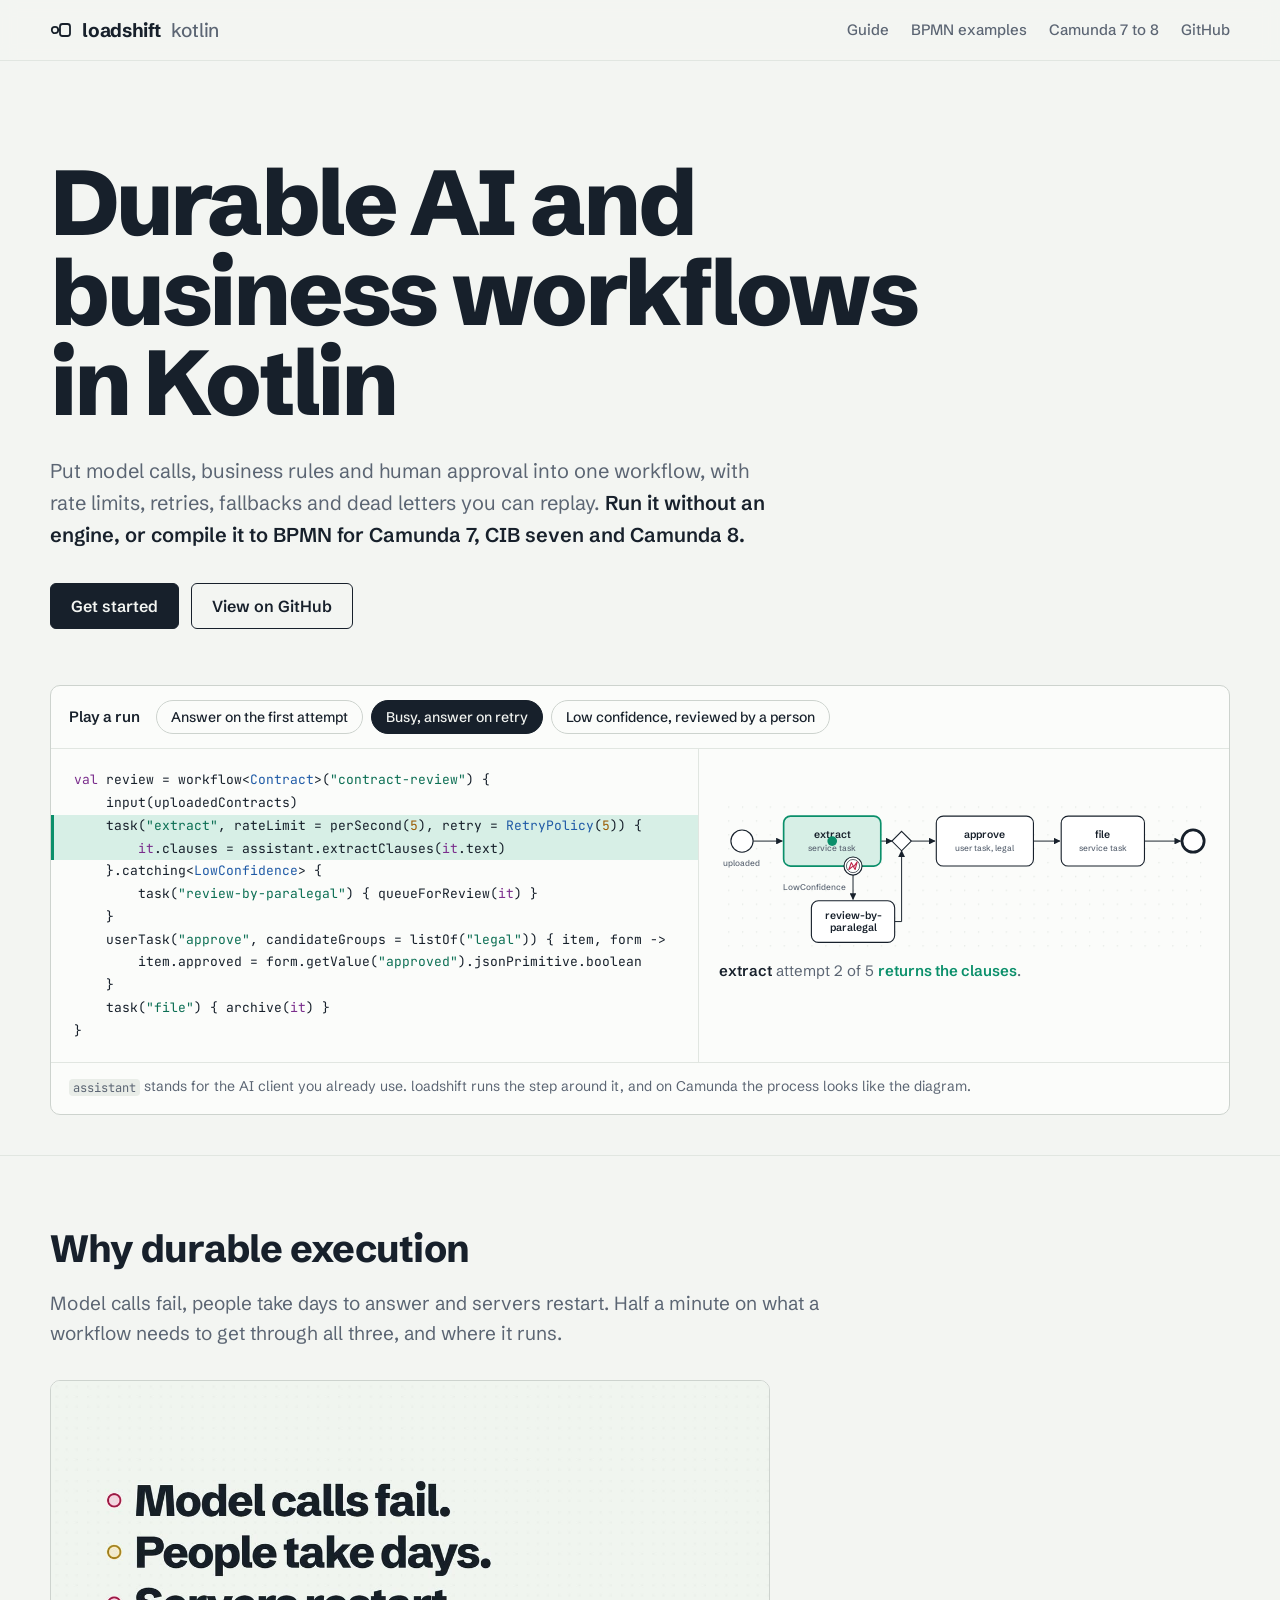
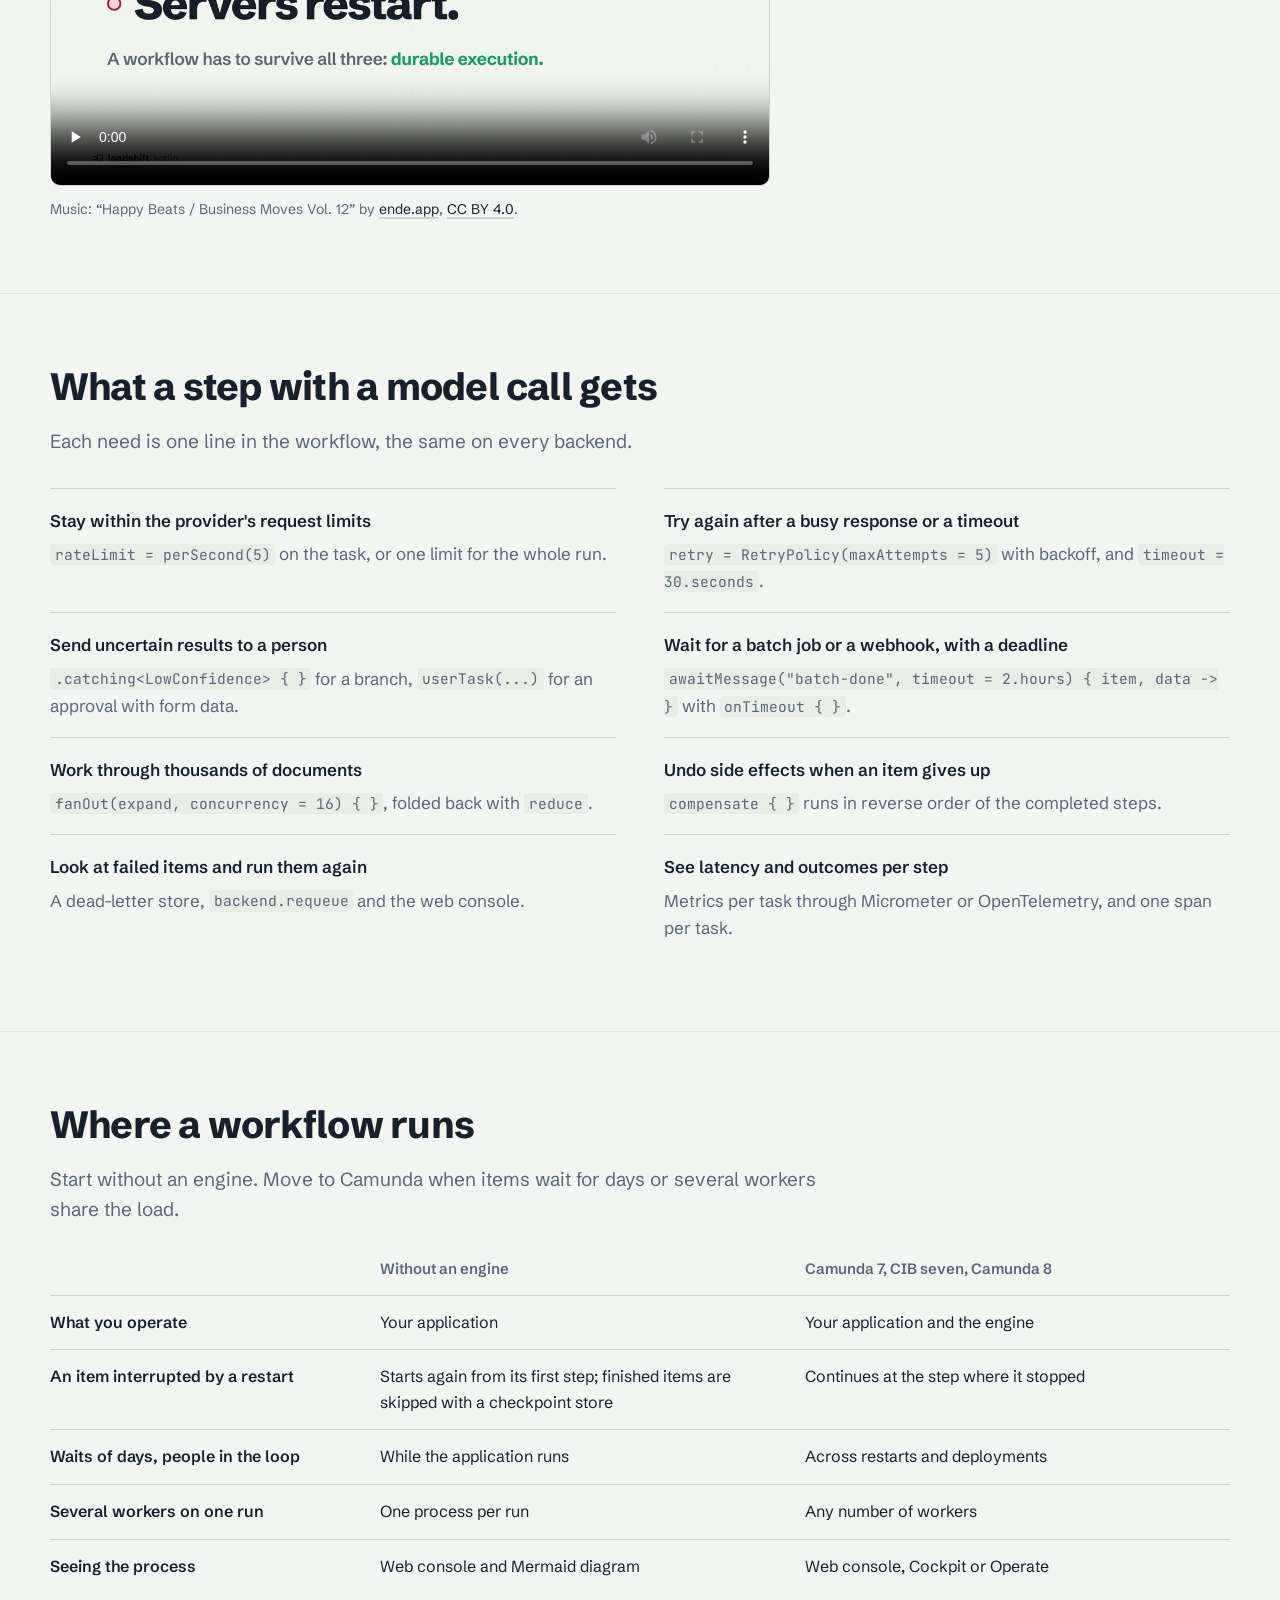
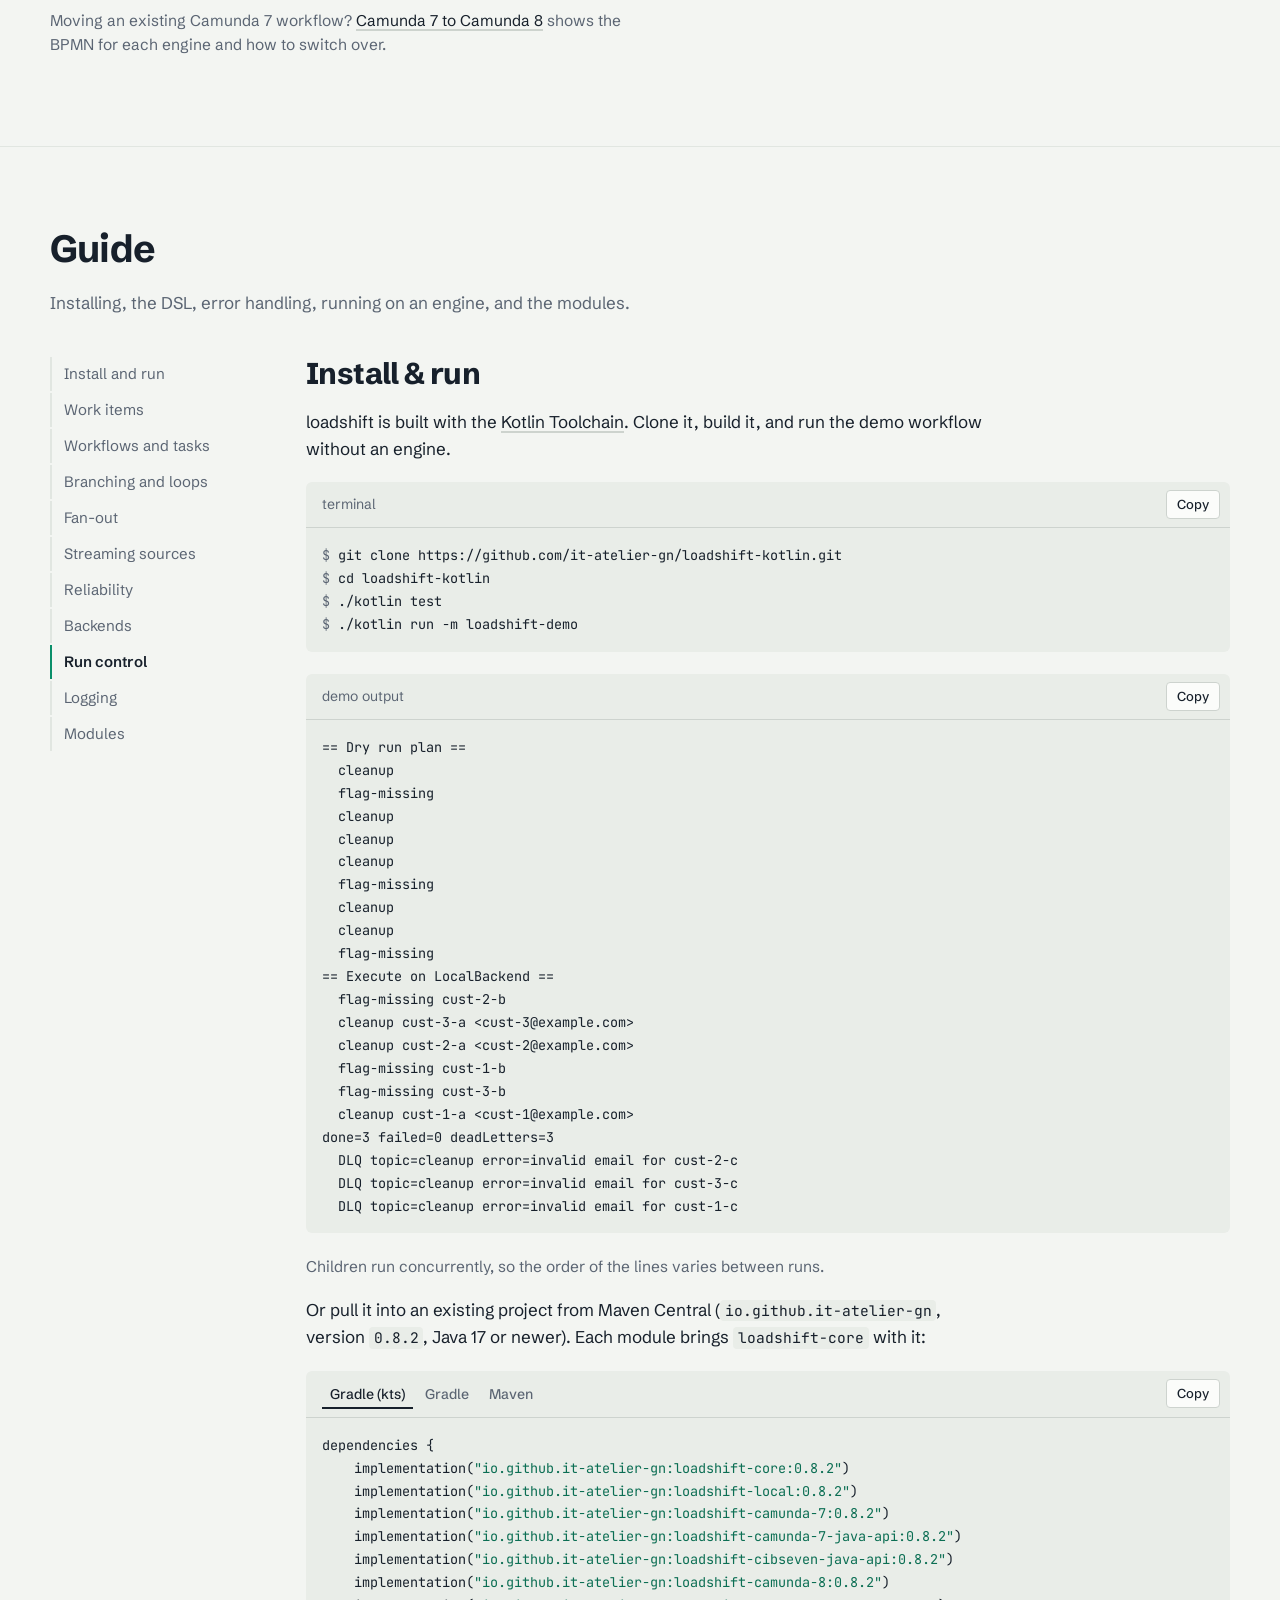
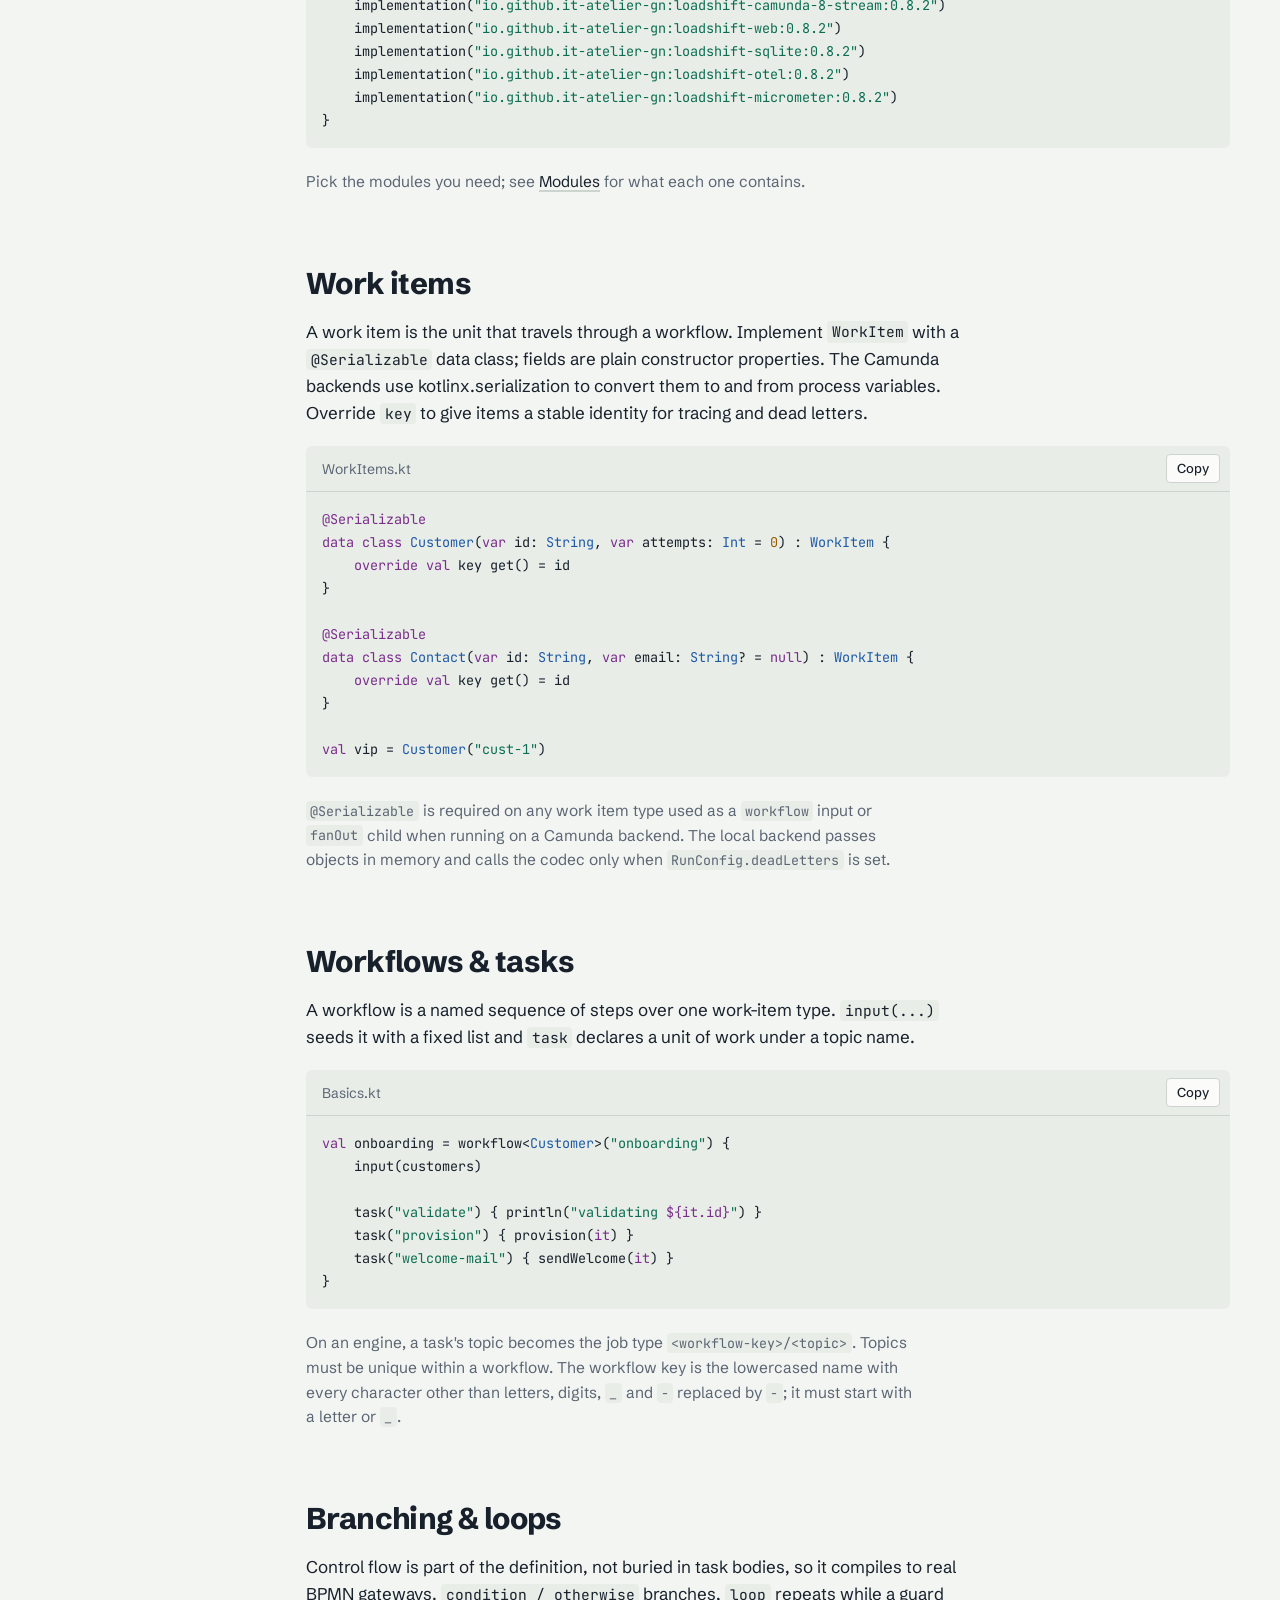
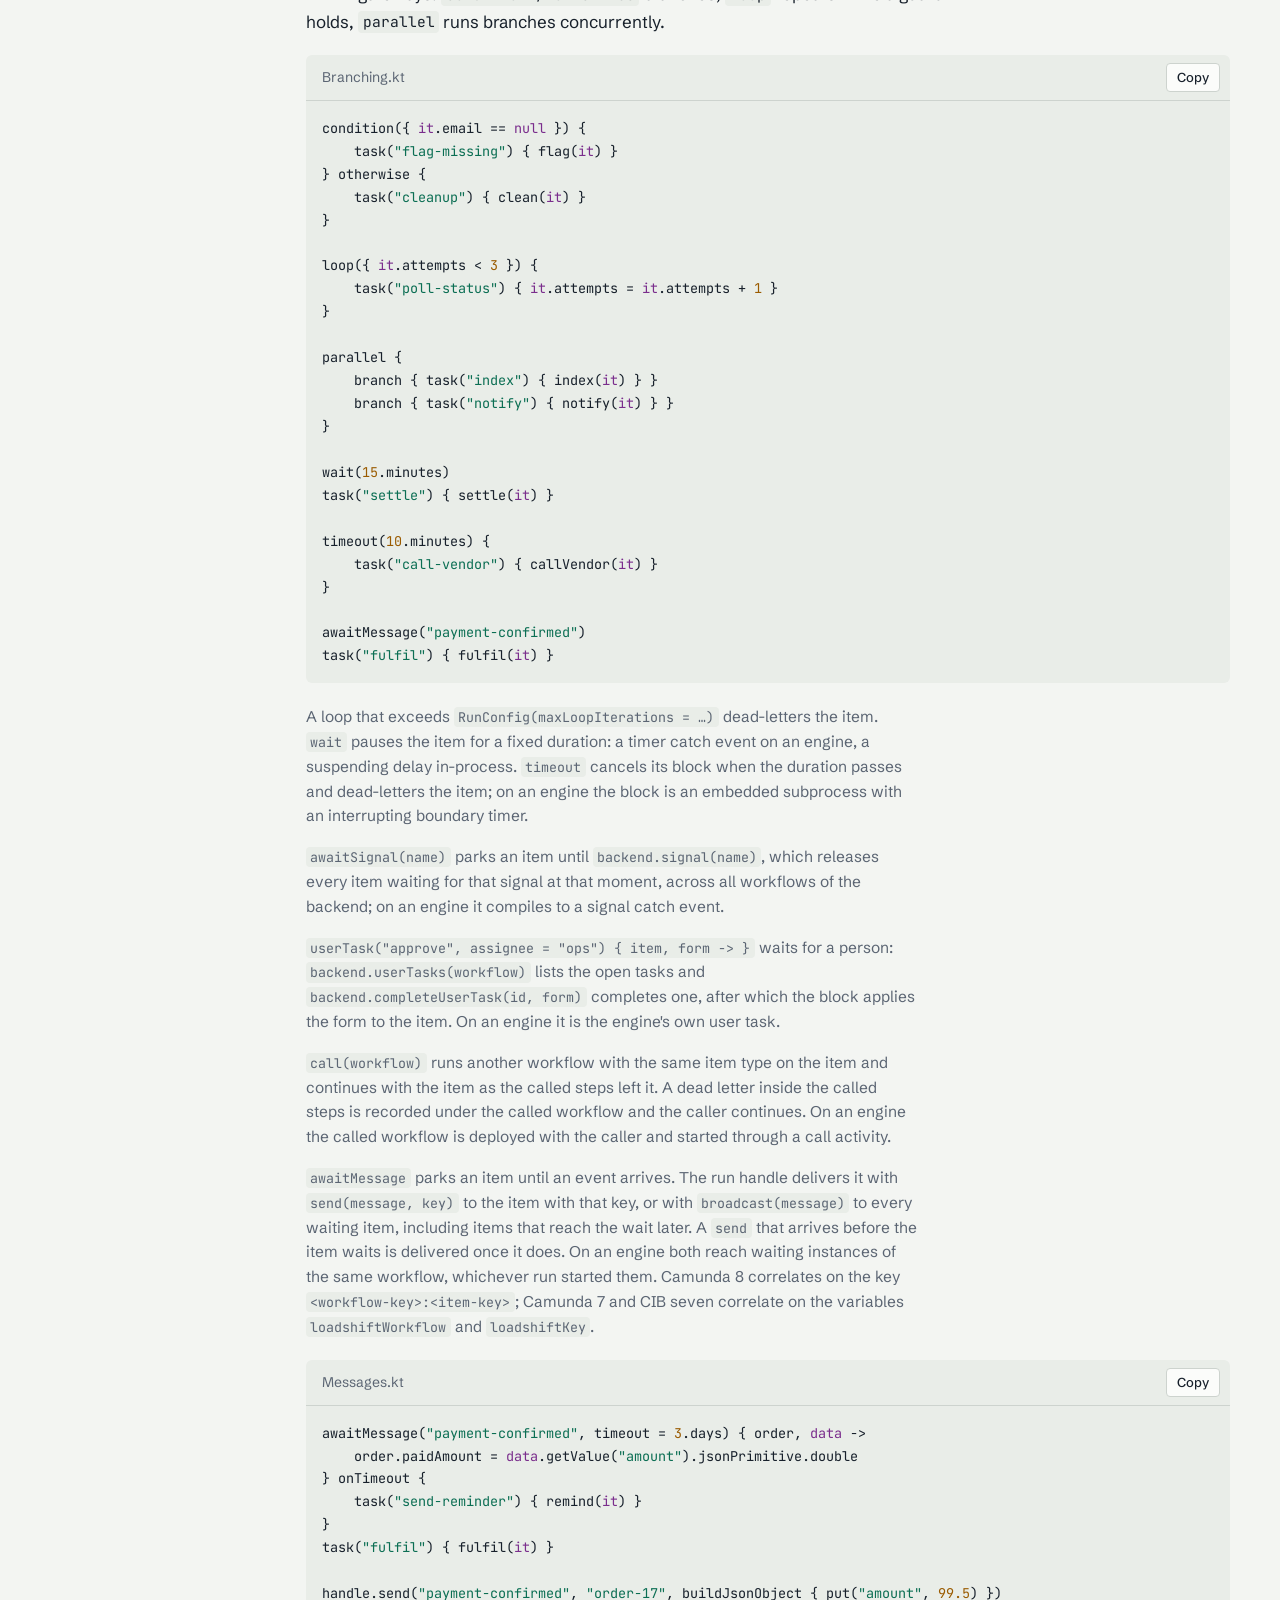
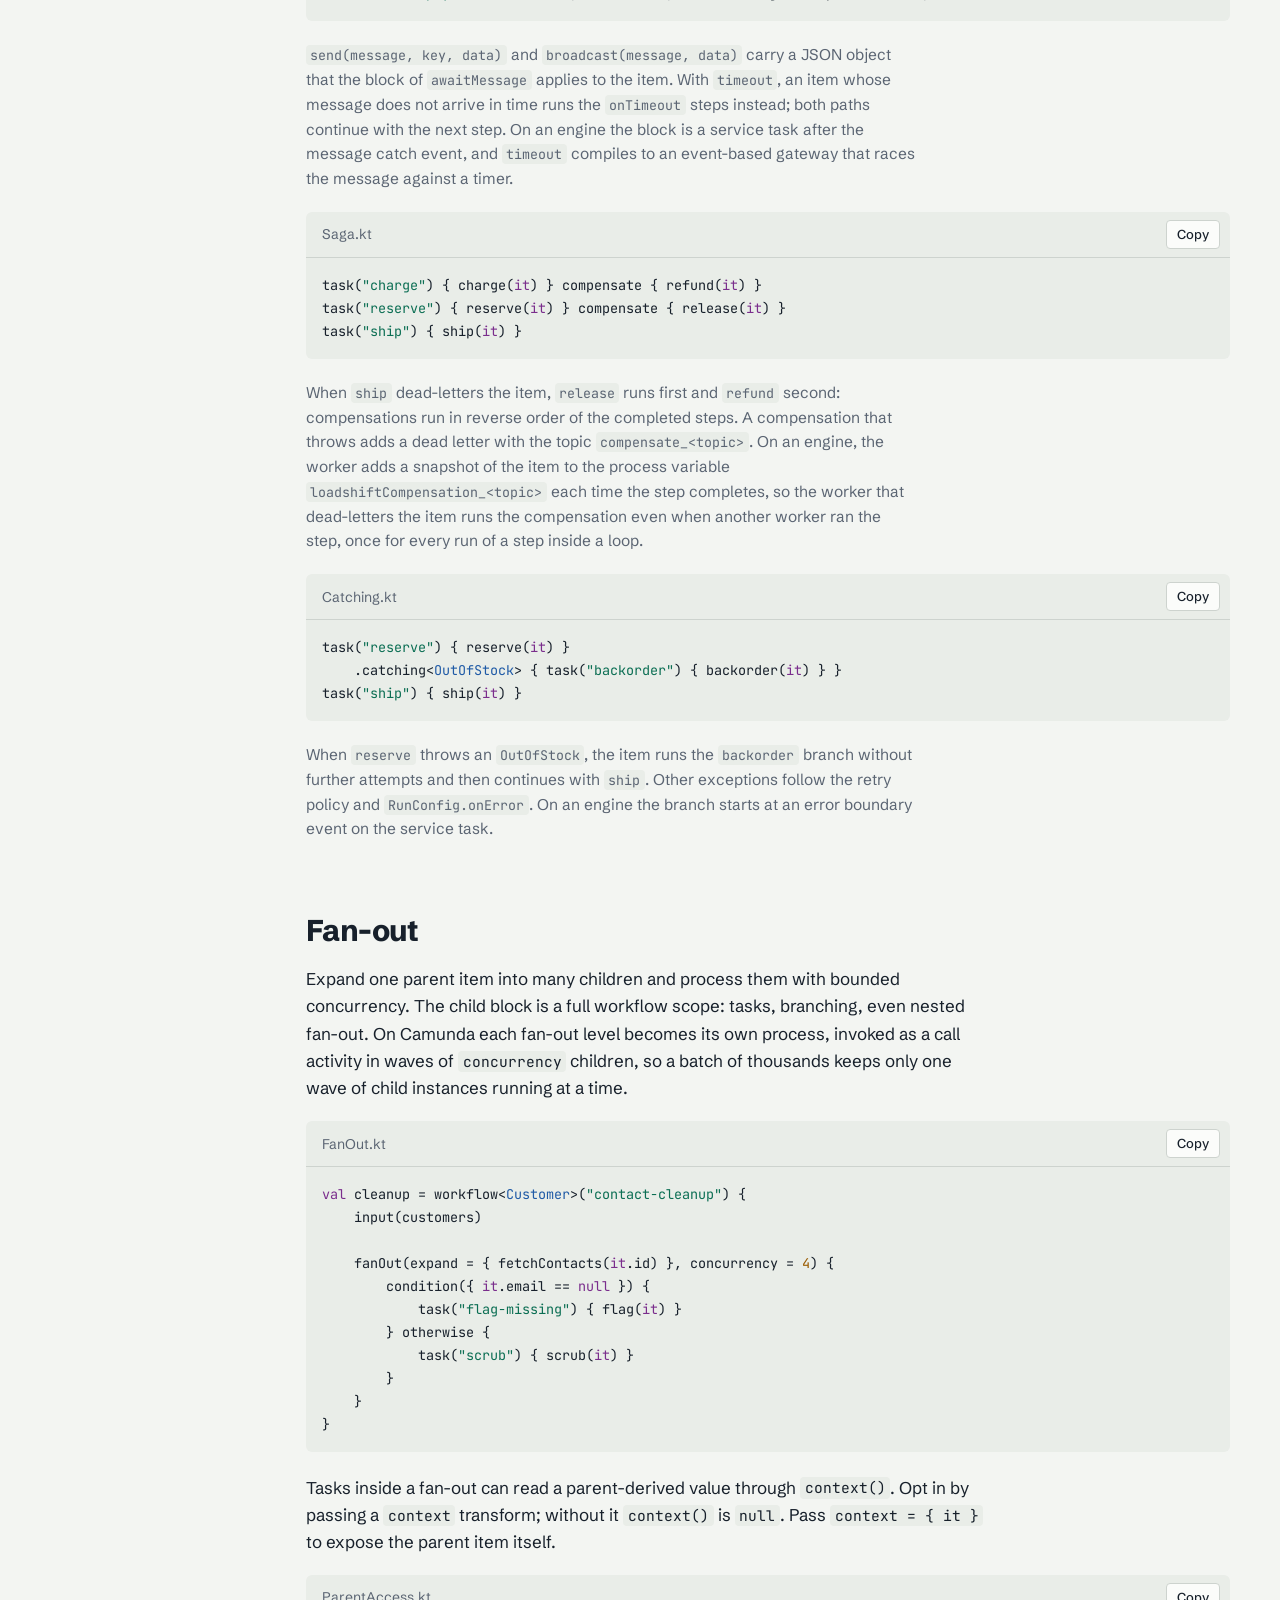
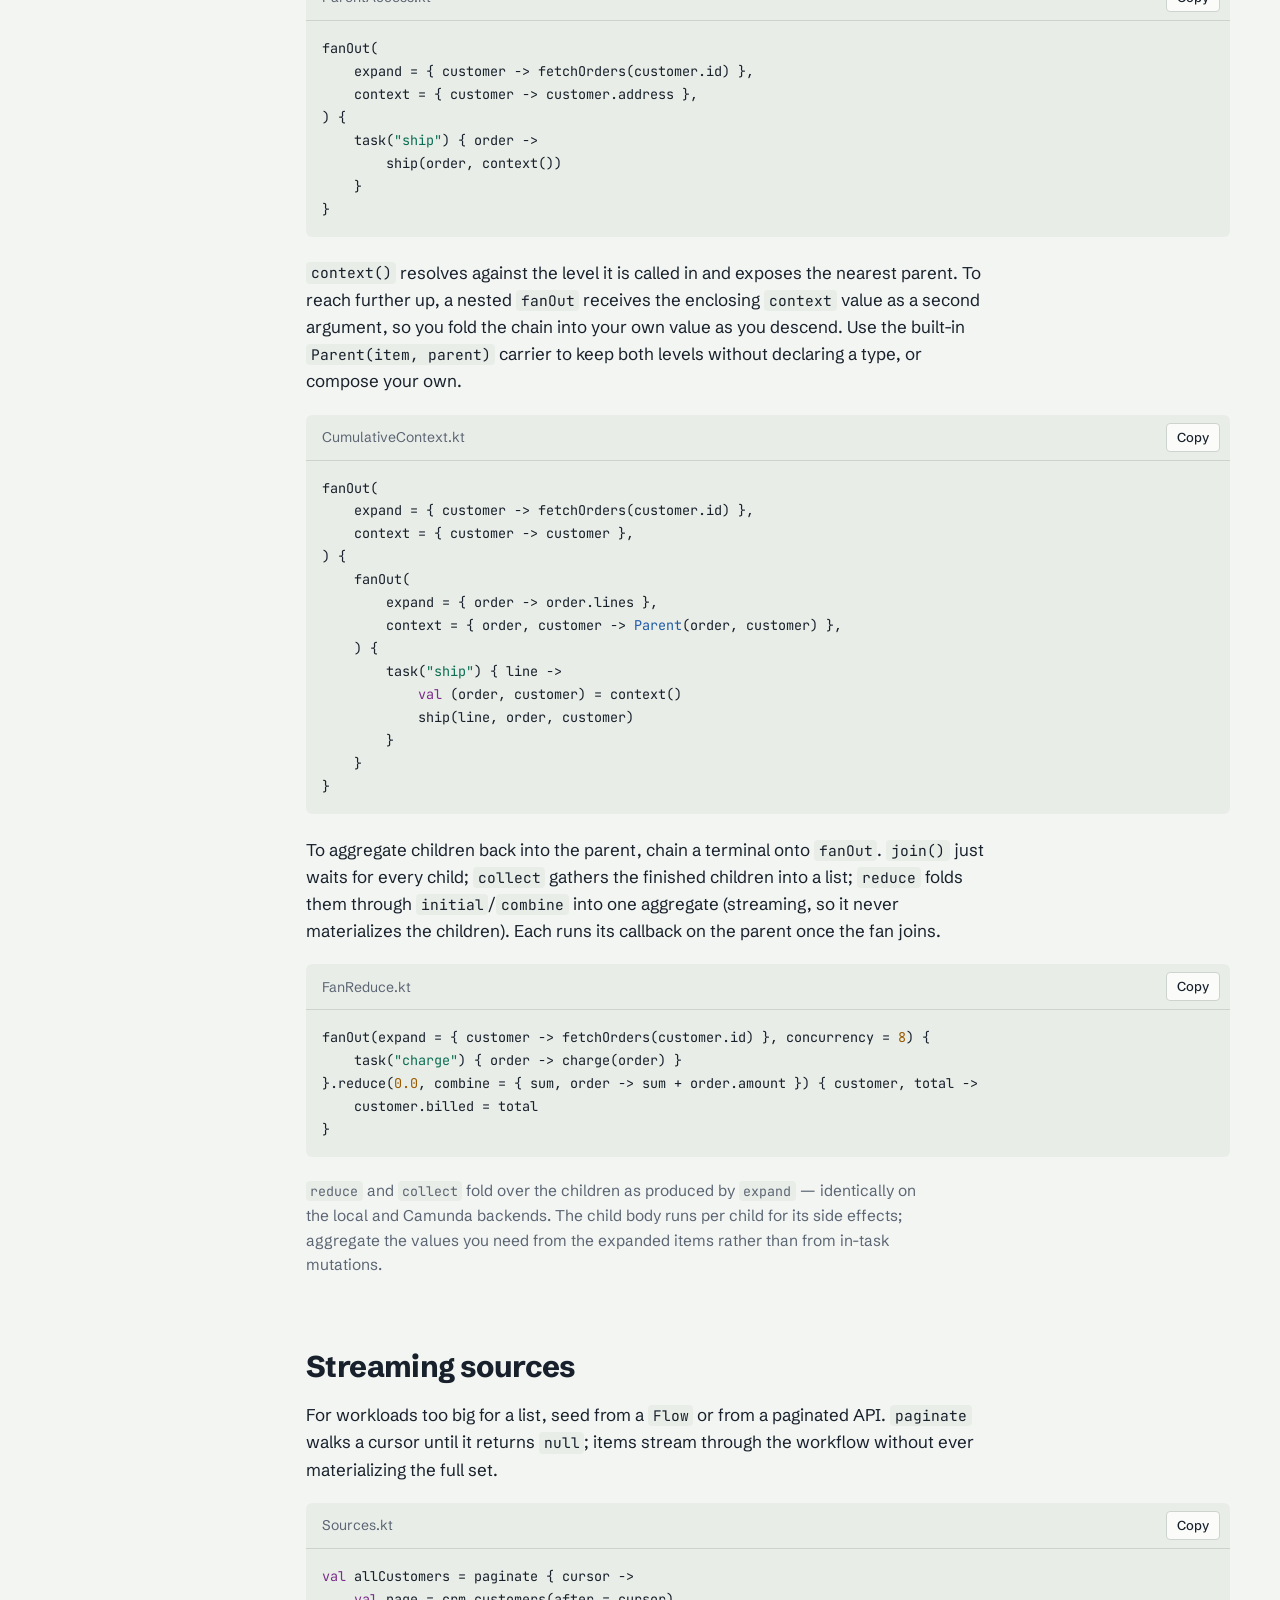
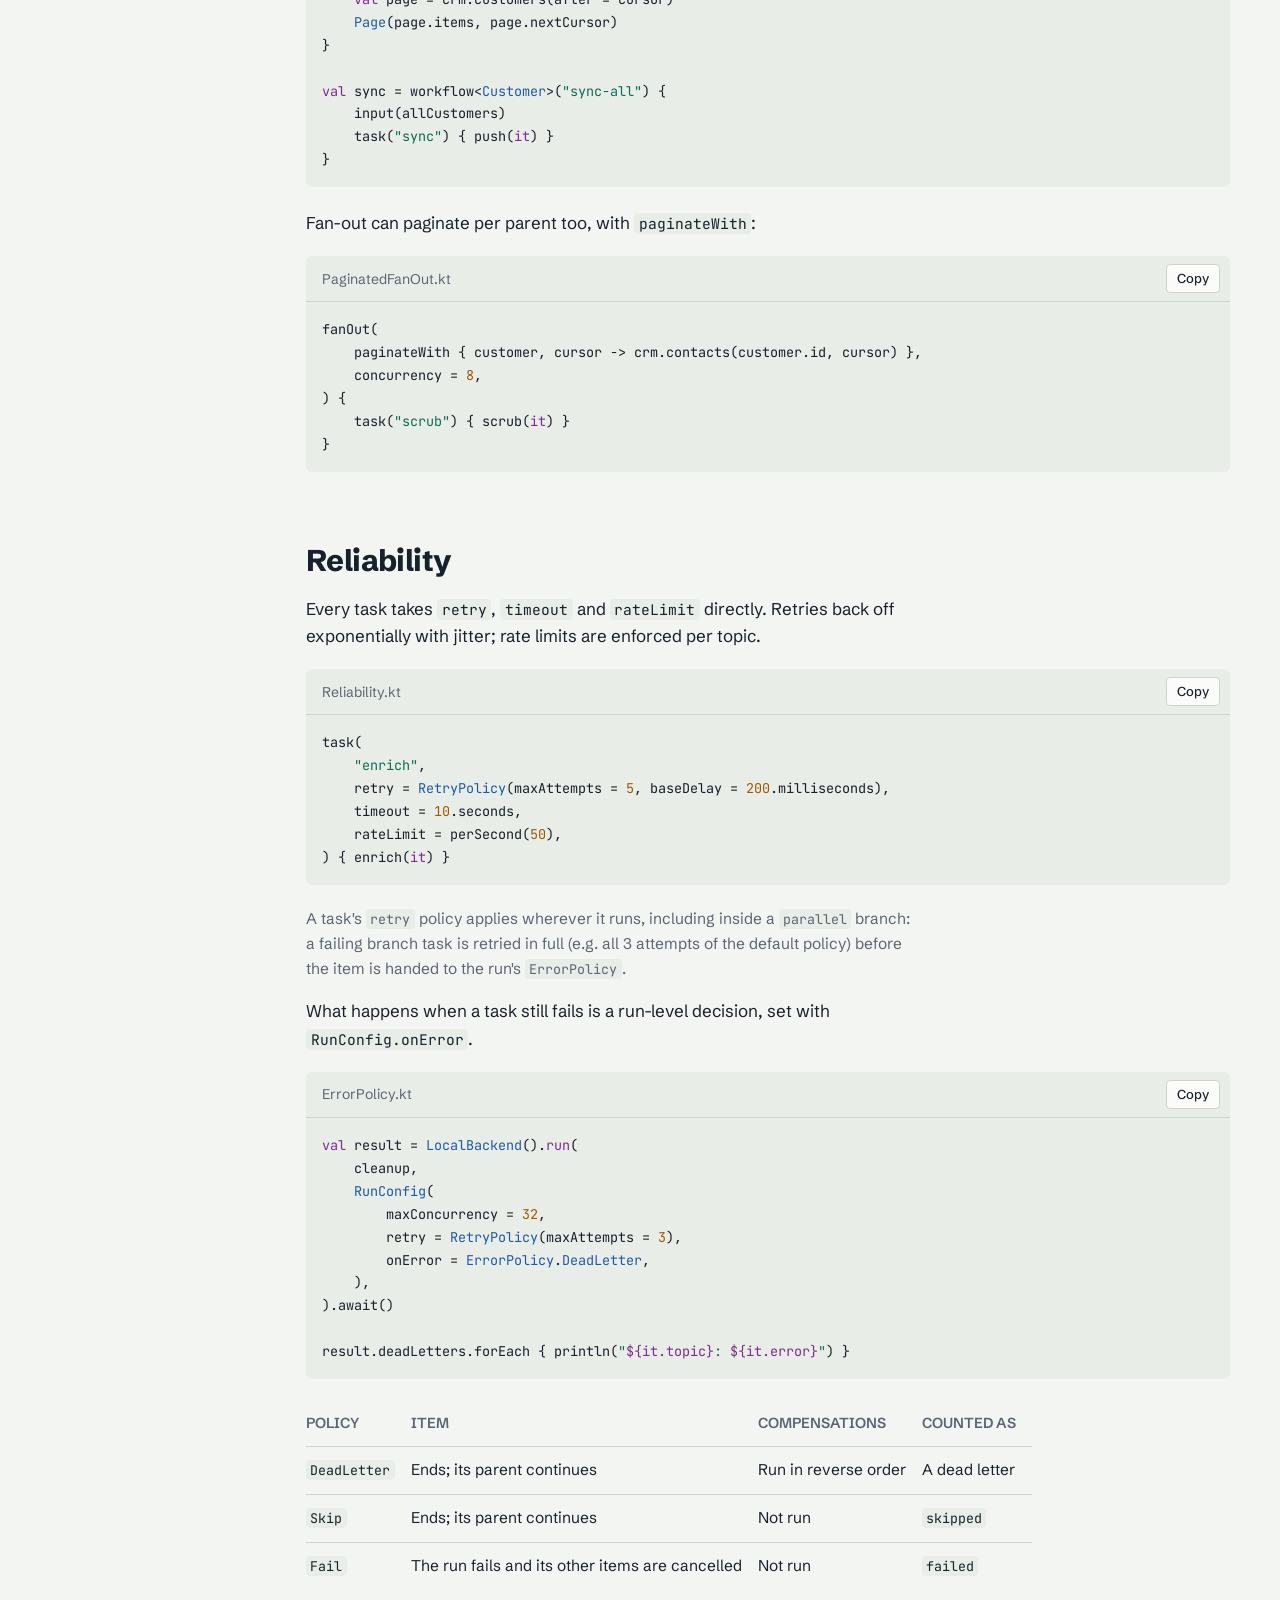
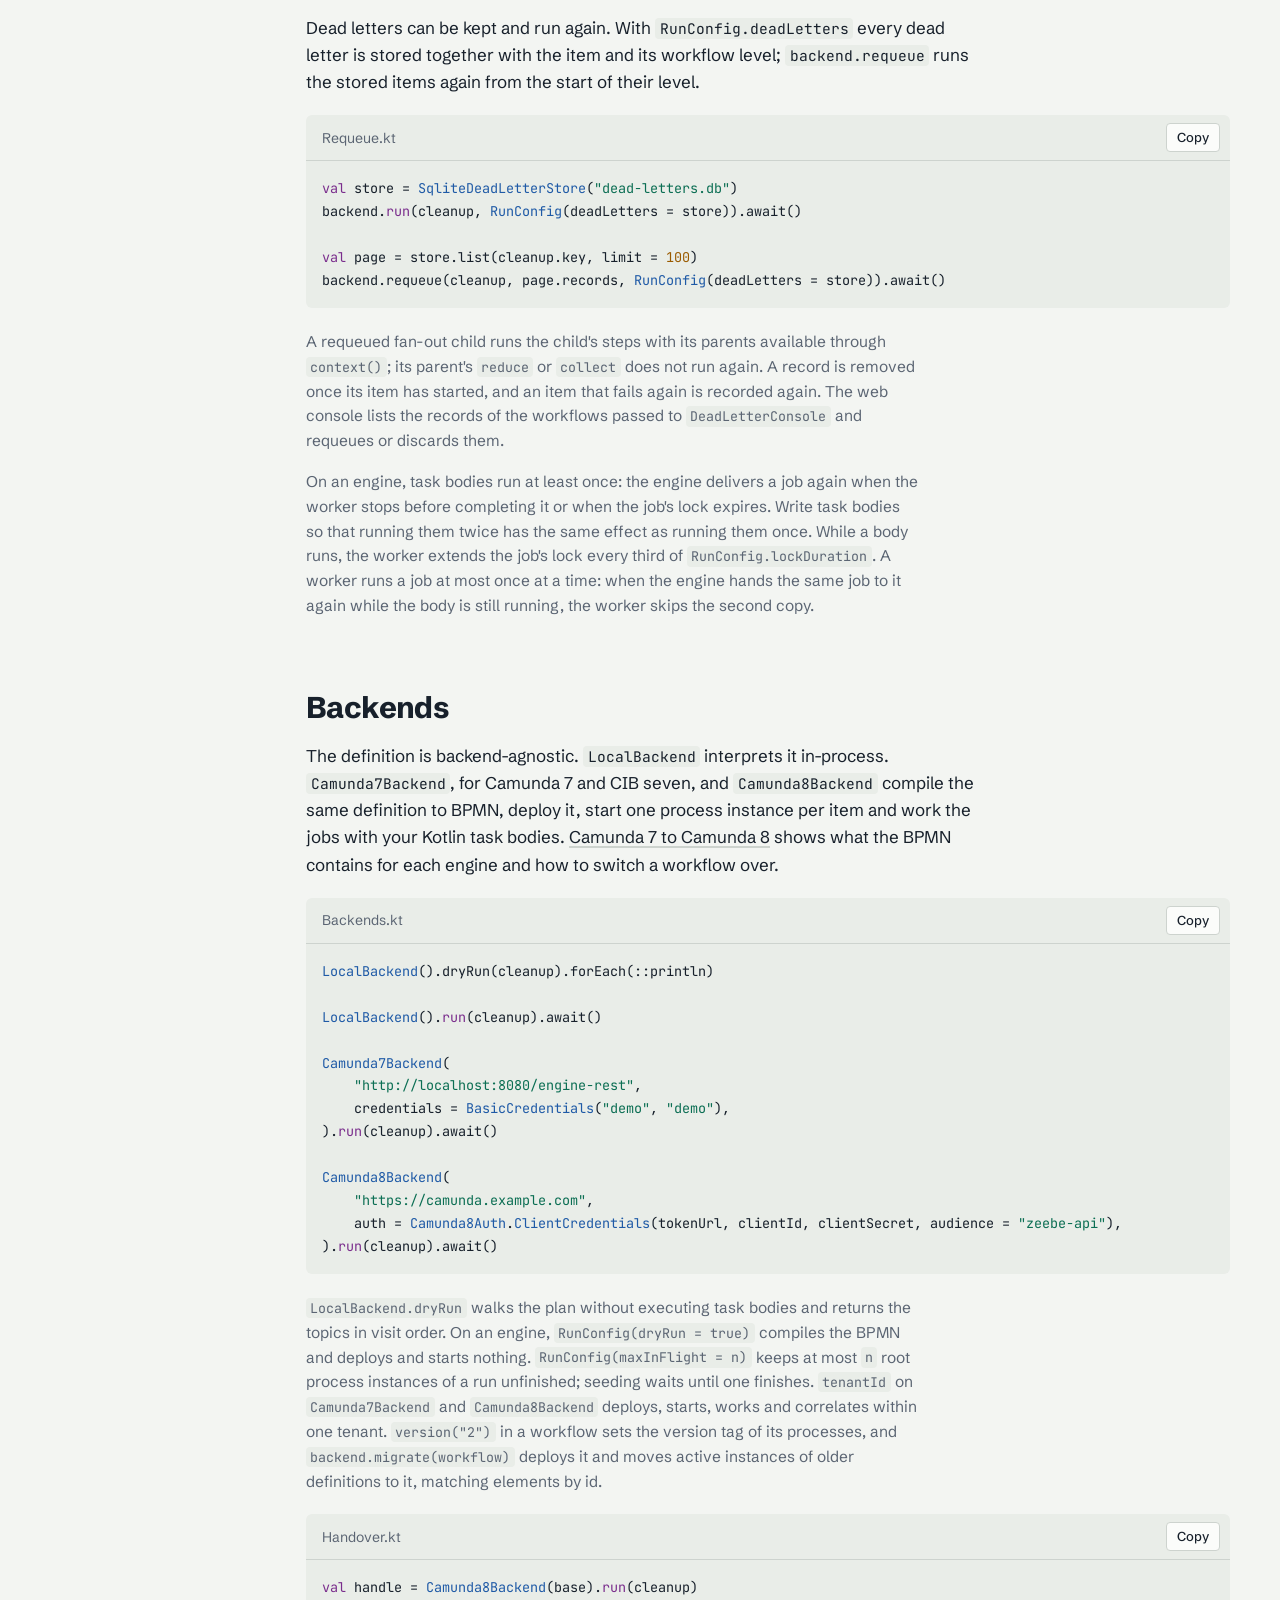
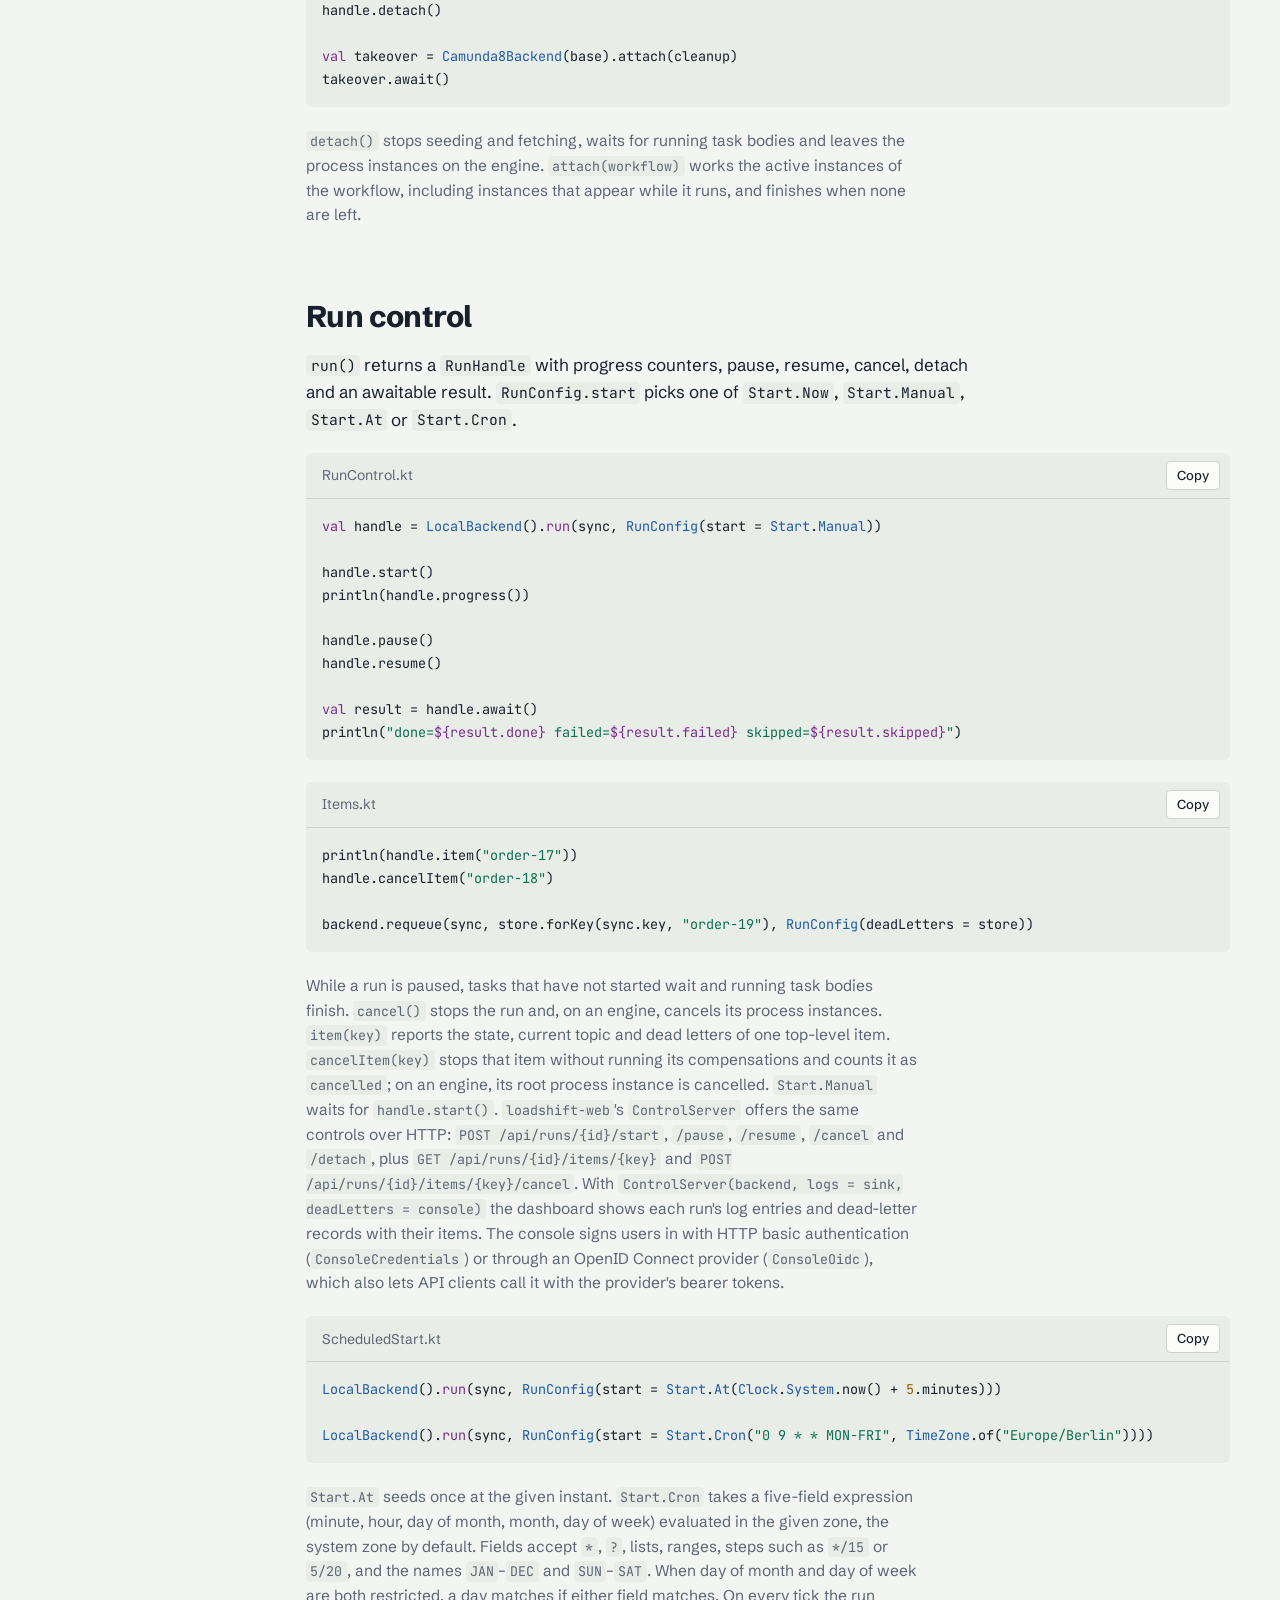
<file: docs/index.html>
<!DOCTYPE html>
<html lang="en">
<head>
<meta charset="utf-8">
<meta name="viewport" content="width=device-width, initial-scale=1">
<title>loadshift: durable AI and business workflows in Kotlin on Camunda</title>
<meta name="description" content="Durable AI and business workflows in Kotlin, on Camunda 7, CIB seven and Camunda 8, or without an engine: rate limits and retries for model calls, human approval, fallbacks, fan-out and dead letters you can replay.">
<link rel="canonical" href="https://it-atelier-gn.github.io/loadshift-kotlin/">
<meta property="og:type" content="website">
<meta property="og:site_name" content="loadshift">
<meta property="og:title" content="loadshift: durable AI and business workflows in Kotlin">
<meta property="og:description" content="On Camunda 7, CIB seven and Camunda 8, or without an engine: retries, rate limits, human approval, fallbacks and dead letters.">
<meta property="og:url" content="https://it-atelier-gn.github.io/loadshift-kotlin/">
<meta property="og:image" content="https://it-atelier-gn.github.io/loadshift-kotlin/og.png">
<meta property="og:image:width" content="1200">
<meta property="og:image:height" content="630">
<meta name="twitter:card" content="summary_large_image">
<link rel="preconnect" href="https://fonts.googleapis.com">
<link rel="preconnect" href="https://fonts.gstatic.com" crossorigin>
<link href="https://fonts.googleapis.com/css2?family=JetBrains+Mono:wght@400;500&family=Schibsted+Grotesk:wght@400;500;600;700;800&display=swap" rel="stylesheet">
<link rel="stylesheet" href="style.css">
<link rel="icon" href="data:image/svg+xml,<svg xmlns='http://www.w3.org/2000/svg' viewBox='0 0 22 22'><rect width='22' height='22' rx='4' fill='%23f3f5f2'/><circle cx='5' cy='11' r='3.2' fill='none' stroke='%2317202b' stroke-width='1.8'/><rect x='10' y='5' width='10' height='12' rx='2.5' fill='none' stroke='%2317202b' stroke-width='1.8'/><path d='M8.2 11H10' stroke='%2317202b' stroke-width='1.8'/></svg>">
</head>
<body>
<a class="skip" href="#main">Skip to content</a>

<header class="topbar">
  <div class="wrap">
    <a class="brand" href="index.html"><svg class="brand-mark" viewBox="0 0 22 22" aria-hidden="true"><circle cx="5" cy="11" r="3.2" fill="none" stroke="currentColor" stroke-width="1.8"/><rect x="10" y="5" width="10" height="12" rx="2.5" fill="none" stroke="currentColor" stroke-width="1.8"/><path d="M8.2 11H10" stroke="currentColor" stroke-width="1.8"/></svg><span>loadshift</span><span class="brand-lang">kotlin</span></a>
    <nav class="topnav" aria-label="Main">
      <a class="nav-guide" href="#guide">Guide</a>
      <a href="examples.html">BPMN examples</a>
      <a href="camunda-7-to-8.html">Camunda 7 to 8</a>
      <a href="https://github.com/it-atelier-gn/loadshift-kotlin">GitHub</a>
    </nav>
  </div>
</header>

<main id="main">

<section class="hero">
  <div class="wrap">
    <h1>Durable AI and business workflows in Kotlin</h1>
    <p class="hero-sub">Put model calls, business rules and human approval into one workflow, with rate limits,
    retries, fallbacks and dead letters you can replay. <strong>Run it without an engine, or compile it to BPMN for
    Camunda&nbsp;7, CIB&nbsp;seven and Camunda&nbsp;8.</strong></p>
    <div class="hero-actions">
      <a class="btn btn-primary" href="#install">Get started</a>
      <a class="btn btn-plain" href="https://github.com/it-atelier-gn/loadshift-kotlin">View on GitHub</a>
    </div>

    <figure class="stage" aria-label="A contract review workflow and the process it compiles to">
      <div class="stage-bar">
        <p id="scenario-label">Play a run</p>
        <div class="scenarios" role="group" aria-labelledby="scenario-label">
          <button class="scenario" type="button" data-scenario="first" aria-pressed="false">Answer on the first attempt</button>
          <button class="scenario" type="button" data-scenario="retry" aria-pressed="false">Busy, answer on retry</button>
          <button class="scenario" type="button" data-scenario="review" aria-pressed="false">Low confidence, reviewed by a person</button>
        </div>
      </div>
      <div class="stage-body">
        <pre class="stage-code"><code><span class="ln" data-step="start">val review = workflow&lt;Contract&gt;("contract-review") {</span><span class="ln" data-step="start">    input(uploadedContracts)</span><span class="ln" data-step="extract">    task("extract", rateLimit = perSecond(5), retry = RetryPolicy(5)) {</span><span class="ln" data-step="extract">        it.clauses = assistant.extractClauses(it.text)</span><span class="ln" data-step="boundary">    }.catching&lt;LowConfidence&gt; {</span><span class="ln" data-step="review">        task("review-by-paralegal") { queueForReview(it) }</span><span class="ln" data-step="boundary">    }</span><span class="ln" data-step="approve">    userTask("approve", candidateGroups = listOf("legal")) { item, form -&gt;</span><span class="ln" data-step="approve">        item.approved = form.getValue("approved").jsonPrimitive.boolean</span><span class="ln" data-step="approve">    }</span><span class="ln" data-step="file">    task("file") { archive(it) }</span><span class="ln" data-step="end">}</span></code></pre>
        <div class="stage-diagram">
          <div class="diagram-scroll"><svg viewBox="4 58 712 212" role="img" aria-labelledby="bpmn-title">
            <title id="bpmn-title">The BPMN the workflow compiles to: start, extract with an error boundary event that leads to review-by-paralegal, a joining gateway, the approve user task, file and end.</title>
            <defs>
              <pattern id="dots" width="20" height="20" patternUnits="userSpaceOnUse"><circle cx="1" cy="1" r="1" class="bpmn-grid"/></pattern>
              <marker id="arrow" viewBox="0 0 10 10" refX="9" refY="5" markerWidth="7" markerHeight="7" orient="auto-start-reverse"><path d="M0 0L10 5L0 10z" fill="#17202b"/></marker>
            </defs>
            <rect x="4" y="58" width="712" height="212" fill="url(#dots)"/>
            <path class="bpmn-flow" d="M56 110H98" marker-end="url(#arrow)"/>
            <path class="bpmn-flow" d="M240 110H256" marker-end="url(#arrow)"/>
            <path class="bpmn-flow" d="M284 110H318" marker-end="url(#arrow)"/>
            <path class="bpmn-flow" d="M460 110H498" marker-end="url(#arrow)"/>
            <path class="bpmn-flow" d="M620 110H672" marker-end="url(#arrow)"/>
            <path class="bpmn-flow" d="M200 159V194" marker-end="url(#arrow)"/>
            <path class="bpmn-flow" d="M260 226H270V124" marker-end="url(#arrow)"/>
            <g class="bpmn-node" data-node="start"><circle class="bpmn-shape" cx="40" cy="110" r="16"/><text class="bpmn-small" x="40" y="146" text-anchor="middle">uploaded</text></g>
            <g class="bpmn-node" data-node="extract"><rect class="bpmn-shape" x="100" y="74" width="140" height="72" rx="10"/><text class="bpmn-label" x="170" y="106" text-anchor="middle">extract</text><text class="bpmn-small" x="170" y="124" text-anchor="middle">service task</text></g>
            <g class="bpmn-node" data-node="gw"><path class="bpmn-shape" d="M270 96L284 110L270 124L256 110Z"/></g>
            <g class="bpmn-node" data-node="approve"><rect class="bpmn-shape" x="320" y="74" width="140" height="72" rx="10"/><text class="bpmn-label" x="390" y="106" text-anchor="middle">approve</text><text class="bpmn-small" x="390" y="124" text-anchor="middle">user task, legal</text></g>
            <g class="bpmn-node" data-node="file"><rect class="bpmn-shape" x="500" y="74" width="120" height="72" rx="10"/><text class="bpmn-label" x="560" y="106" text-anchor="middle">file</text><text class="bpmn-small" x="560" y="124" text-anchor="middle">service task</text></g>
            <g class="bpmn-node" data-node="end"><circle class="bpmn-shape" cx="690" cy="110" r="16" style="stroke-width:4"/></g>
            <g class="bpmn-node" data-node="review"><rect class="bpmn-shape" x="140" y="196" width="120" height="60" rx="10"/><text class="bpmn-label" x="200" y="222" text-anchor="middle">review-by-</text><text class="bpmn-label" x="200" y="240" text-anchor="middle">paralegal</text></g>
            <g class="bpmn-node" data-node="boundary"><circle class="bpmn-shape" cx="200" cy="146" r="13"/><circle cx="200" cy="146" r="9.5" fill="none" stroke="#17202b" stroke-width="1"/><path class="bpmn-error-mark" d="M194 151L197.5 141L201 147L206 140L203 151L200 146Z"/><text class="bpmn-small" x="190" y="180" text-anchor="end">LowConfidence</text></g>
            <circle class="token" cx="40" cy="110" r="7"/>
          </svg></div>
          <p class="stage-log" aria-live="polite">Choose a run to follow a contract through the process.</p>
        </div>
      </div>
      <figcaption class="stage-foot"><code>assistant</code> stands for the AI client you already use. loadshift runs the step around it, and on Camunda the process looks like the diagram.</figcaption>
    </figure>
  </div>
</section>

<section class="band" aria-labelledby="film-title">
  <div class="wrap">
    <h2 id="film-title">Why durable execution</h2>
    <p class="lead">Model calls fail, people take days to answer and servers restart. Half a minute on what a workflow needs to get through all three, and where it runs.</p>
    <video class="film" controls preload="none" playsinline poster="loadshift-run.jpg" width="1280" height="720">
      <source src="loadshift-run.mp4" type="video/mp4">
    </video>
    <p class="film-credit">Music: “Happy Beats / Business Moves Vol. 12” by <a href="https://ende.app/en" rel="noopener">ende.app</a>, <a href="https://creativecommons.org/licenses/by/4.0/" rel="noopener">CC BY 4.0</a>.</p>
  </div>
</section>

<section class="band" aria-labelledby="needs-title">
  <div class="wrap">
    <h2 id="needs-title">What a step with a model call gets</h2>
    <p class="lead">Each need is one line in the workflow, the same on every backend.</p>
    <dl class="needs">
      <div class="need"><dt>Stay within the provider's request limits</dt><dd><code>rateLimit = perSecond(5)</code> on the task, or one limit for the whole run.</dd></div>
      <div class="need"><dt>Try again after a busy response or a timeout</dt><dd><code>retry = RetryPolicy(maxAttempts = 5)</code> with backoff, and <code>timeout = 30.seconds</code>.</dd></div>
      <div class="need"><dt>Send uncertain results to a person</dt><dd><code>.catching&lt;LowConfidence&gt; { }</code> for a branch, <code>userTask(...)</code> for an approval with form data.</dd></div>
      <div class="need"><dt>Wait for a batch job or a webhook, with a deadline</dt><dd><code>awaitMessage("batch-done", timeout = 2.hours) { item, data -&gt; }</code> with <code>onTimeout { }</code>.</dd></div>
      <div class="need"><dt>Work through thousands of documents</dt><dd><code>fanOut(expand, concurrency = 16) { }</code>, folded back with <code>reduce</code>.</dd></div>
      <div class="need"><dt>Undo side effects when an item gives up</dt><dd><code>compensate { }</code> runs in reverse order of the completed steps.</dd></div>
      <div class="need"><dt>Look at failed items and run them again</dt><dd>A dead-letter store, <code>backend.requeue</code> and the web console.</dd></div>
      <div class="need"><dt>See latency and outcomes per step</dt><dd>Metrics per task through Micrometer or OpenTelemetry, and one span per task.</dd></div>
    </dl>
  </div>
</section>

<section class="band" aria-labelledby="runs-title">
  <div class="wrap">
    <h2 id="runs-title">Where a workflow runs</h2>
    <p class="lead">Start without an engine. Move to Camunda when items wait for days or several workers share the load.</p>
    <div class="table-scroll">
      <table class="runs">
        <colgroup><col class="runs-label"><col><col></colgroup>
        <thead><tr><td></td><th scope="col">Without an engine</th><th scope="col">Camunda 7, CIB seven, Camunda 8</th></tr></thead>
        <tbody>
          <tr><th scope="row">What you operate</th><td>Your application</td><td>Your application and the engine</td></tr>
          <tr><th scope="row">An item interrupted by a restart</th><td>Starts again from its first step; finished items are skipped with a checkpoint store</td><td>Continues at the step where it stopped</td></tr>
          <tr><th scope="row">Waits of days, people in the loop</th><td>While the application runs</td><td>Across restarts and deployments</td></tr>
          <tr><th scope="row">Several workers on one run</th><td>One process per run</td><td>Any number of workers</td></tr>
          <tr><th scope="row">Seeing the process</th><td>Web console and Mermaid diagram</td><td>Web console, Cockpit or Operate</td></tr>
        </tbody>
      </table>
    </div>
    <p class="note">Moving an existing Camunda&nbsp;7 workflow? <a href="camunda-7-to-8.html">Camunda 7 to Camunda 8</a> shows the BPMN for each engine and how to switch over.</p>
  </div>
</section>

<section class="guide" id="guide" aria-labelledby="guide-title">
  <div class="wrap">
    <div class="guide-head">
      <h2 id="guide-title">Guide</h2>
      <p>Installing, the DSL, error handling, running on an engine, and the modules.</p>
    </div>
    <div class="layout">
      <nav class="sidenav" aria-label="Guide">
        <a href="#install">Install and run</a>
        <a href="#work-items">Work items</a>
        <a href="#workflows">Workflows and tasks</a>
        <a href="#branching">Branching and loops</a>
        <a href="#fan-out">Fan-out</a>
        <a href="#sources">Streaming sources</a>
        <a href="#reliability">Reliability</a>
        <a href="#backends">Backends</a>
        <a href="#run-control">Run control</a>
        <a href="#logging">Logging</a>
        <a href="#modules">Modules</a>
      </nav>
      <div class="content">
<section id="install" class="block">
  <h2>Install &amp; run</h2>
  <p>loadshift is built with the <a href="https://github.com/JetBrains/kotlin-toolchain">Kotlin Toolchain</a>.
  Clone it, build it, and run the demo workflow without an engine.</p>
  <div class="codecard" data-lang="shell">
    <div class="codecard-head"><span>terminal</span><button class="copy" type="button">Copy</button></div>
<pre><code class="lang-shell">git clone https://github.com/it-atelier-gn/loadshift-kotlin.git
cd loadshift-kotlin
./kotlin test
./kotlin run -m loadshift-demo</code></pre>
  </div>
  <div class="codecard" data-lang="output">
    <div class="codecard-head"><span>demo output</span><button class="copy" type="button">Copy</button></div>
<pre><code class="lang-output">== Dry run plan ==
  cleanup
  flag-missing
  cleanup
  cleanup
  cleanup
  flag-missing
  cleanup
  cleanup
  flag-missing
== Execute on LocalBackend ==
  flag-missing cust-2-b
  cleanup cust-3-a &lt;cust-3@example.com&gt;
  cleanup cust-2-a &lt;cust-2@example.com&gt;
  flag-missing cust-1-b
  flag-missing cust-3-b
  cleanup cust-1-a &lt;cust-1@example.com&gt;
done=3 failed=0 deadLetters=3
  DLQ topic=cleanup error=invalid email for cust-2-c
  DLQ topic=cleanup error=invalid email for cust-3-c
  DLQ topic=cleanup error=invalid email for cust-1-c</code></pre>
  </div>
  <p class="note">Children run concurrently, so the order of the lines varies between runs.</p>

  <p>Or pull it into an existing project from Maven Central
  (<code>io.github.it-atelier-gn</code>, version <code>0.8.2</code>, Java 17 or newer).
  Each module brings <code>loadshift-core</code> with it:</p>
  <div class="codecard">
    <div class="codecard-head">
      <div class="tabs" role="tablist">
        <button class="tab active" data-tab="kts" type="button">Gradle (kts)</button>
        <button class="tab" data-tab="groovy" type="button">Gradle</button>
        <button class="tab" data-tab="maven" type="button">Maven</button>
      </div>
      <button class="copy" type="button">Copy</button>
    </div>
    <pre class="tab-panel active" data-tab="kts"><code class="lang-kotlin">dependencies {
    implementation("io.github.it-atelier-gn:loadshift-core:0.8.2")
    implementation("io.github.it-atelier-gn:loadshift-local:0.8.2")
    implementation("io.github.it-atelier-gn:loadshift-camunda-7:0.8.2")
    implementation("io.github.it-atelier-gn:loadshift-camunda-7-java-api:0.8.2")
    implementation("io.github.it-atelier-gn:loadshift-cibseven-java-api:0.8.2")
    implementation("io.github.it-atelier-gn:loadshift-camunda-8:0.8.2")
    implementation("io.github.it-atelier-gn:loadshift-camunda-8-stream:0.8.2")
    implementation("io.github.it-atelier-gn:loadshift-web:0.8.2")
    implementation("io.github.it-atelier-gn:loadshift-sqlite:0.8.2")
    implementation("io.github.it-atelier-gn:loadshift-otel:0.8.2")
    implementation("io.github.it-atelier-gn:loadshift-micrometer:0.8.2")
}</code></pre>
    <pre class="tab-panel" data-tab="groovy"><code class="lang-groovy">dependencies {
    implementation 'io.github.it-atelier-gn:loadshift-core:0.8.2'
    implementation 'io.github.it-atelier-gn:loadshift-local:0.8.2'
    implementation 'io.github.it-atelier-gn:loadshift-camunda-7:0.8.2'
    implementation 'io.github.it-atelier-gn:loadshift-camunda-7-java-api:0.8.2'
    implementation 'io.github.it-atelier-gn:loadshift-cibseven-java-api:0.8.2'
    implementation 'io.github.it-atelier-gn:loadshift-camunda-8:0.8.2'
    implementation 'io.github.it-atelier-gn:loadshift-camunda-8-stream:0.8.2'
    implementation 'io.github.it-atelier-gn:loadshift-web:0.8.2'
    implementation 'io.github.it-atelier-gn:loadshift-sqlite:0.8.2'
    implementation 'io.github.it-atelier-gn:loadshift-otel:0.8.2'
    implementation 'io.github.it-atelier-gn:loadshift-micrometer:0.8.2'
}</code></pre>
    <pre class="tab-panel" data-tab="maven"><code class="lang-xml">&lt;dependency&gt;
    &lt;groupId&gt;io.github.it-atelier-gn&lt;/groupId&gt;
    &lt;artifactId&gt;loadshift-core&lt;/artifactId&gt;
    &lt;version&gt;0.8.2&lt;/version&gt;
&lt;/dependency&gt;
&lt;dependency&gt;
    &lt;groupId&gt;io.github.it-atelier-gn&lt;/groupId&gt;
    &lt;artifactId&gt;loadshift-local&lt;/artifactId&gt;
    &lt;version&gt;0.8.2&lt;/version&gt;
&lt;/dependency&gt;
&lt;dependency&gt;
    &lt;groupId&gt;io.github.it-atelier-gn&lt;/groupId&gt;
    &lt;artifactId&gt;loadshift-camunda-7&lt;/artifactId&gt;
    &lt;version&gt;0.8.2&lt;/version&gt;
&lt;/dependency&gt;
&lt;dependency&gt;
    &lt;groupId&gt;io.github.it-atelier-gn&lt;/groupId&gt;
    &lt;artifactId&gt;loadshift-camunda-7-java-api&lt;/artifactId&gt;
    &lt;version&gt;0.8.2&lt;/version&gt;
&lt;/dependency&gt;
&lt;dependency&gt;
    &lt;groupId&gt;io.github.it-atelier-gn&lt;/groupId&gt;
    &lt;artifactId&gt;loadshift-cibseven-java-api&lt;/artifactId&gt;
    &lt;version&gt;0.8.2&lt;/version&gt;
&lt;/dependency&gt;
&lt;dependency&gt;
    &lt;groupId&gt;io.github.it-atelier-gn&lt;/groupId&gt;
    &lt;artifactId&gt;loadshift-camunda-8&lt;/artifactId&gt;
    &lt;version&gt;0.8.2&lt;/version&gt;
&lt;/dependency&gt;
&lt;dependency&gt;
    &lt;groupId&gt;io.github.it-atelier-gn&lt;/groupId&gt;
    &lt;artifactId&gt;loadshift-camunda-8-stream&lt;/artifactId&gt;
    &lt;version&gt;0.8.2&lt;/version&gt;
&lt;/dependency&gt;
&lt;dependency&gt;
    &lt;groupId&gt;io.github.it-atelier-gn&lt;/groupId&gt;
    &lt;artifactId&gt;loadshift-web&lt;/artifactId&gt;
    &lt;version&gt;0.8.2&lt;/version&gt;
&lt;/dependency&gt;
&lt;dependency&gt;
    &lt;groupId&gt;io.github.it-atelier-gn&lt;/groupId&gt;
    &lt;artifactId&gt;loadshift-sqlite&lt;/artifactId&gt;
    &lt;version&gt;0.8.2&lt;/version&gt;
&lt;/dependency&gt;
&lt;dependency&gt;
    &lt;groupId&gt;io.github.it-atelier-gn&lt;/groupId&gt;
    &lt;artifactId&gt;loadshift-otel&lt;/artifactId&gt;
    &lt;version&gt;0.8.2&lt;/version&gt;
&lt;/dependency&gt;
&lt;dependency&gt;
    &lt;groupId&gt;io.github.it-atelier-gn&lt;/groupId&gt;
    &lt;artifactId&gt;loadshift-micrometer&lt;/artifactId&gt;
    &lt;version&gt;0.8.2&lt;/version&gt;
&lt;/dependency&gt;</code></pre>
  </div>
  <p class="note">Pick the modules you need; see <a href="#modules">Modules</a> for what each one contains.</p>
</section>

<section id="work-items" class="block">
  <h2>Work items</h2>
  <p>A work item is the unit that travels through a workflow. Implement
  <code>WorkItem</code> with a <code>@Serializable</code> data class; fields are
  plain constructor properties. The Camunda backends use kotlinx.serialization to
  convert them to and from process variables. Override <code>key</code> to give
  items a stable identity for tracing and dead letters.</p>
  <div class="codecard" data-lang="kotlin">
    <div class="codecard-head"><span>WorkItems.kt</span><button class="copy" type="button">Copy</button></div>
<pre><code class="lang-kotlin">@Serializable
data class Customer(var id: String, var attempts: Int = 0) : WorkItem {
    override val key get() = id
}

@Serializable
data class Contact(var id: String, var email: String? = null) : WorkItem {
    override val key get() = id
}

val vip = Customer("cust-1")</code></pre>
  </div>
  <p class="note"><code>@Serializable</code> is required on any work item type used as a
  <code>workflow</code> input or <code>fanOut</code> child when running on a Camunda
  backend. The local backend passes objects in memory and calls the codec only when
  <code>RunConfig.deadLetters</code> is set.</p>
</section>

<section id="workflows" class="block">
  <h2>Workflows &amp; tasks</h2>
  <p>A workflow is a named sequence of steps over one work-item type.
  <code>input(...)</code> seeds it with a fixed list and <code>task</code> declares
  a unit of work under a topic name.</p>
  <div class="codecard" data-lang="kotlin">
    <div class="codecard-head"><span>Basics.kt</span><button class="copy" type="button">Copy</button></div>
<pre><code class="lang-kotlin">val onboarding = workflow&lt;Customer&gt;("onboarding") {
    input(customers)

    task("validate") { println("validating ${it.id}") }
    task("provision") { provision(it) }
    task("welcome-mail") { sendWelcome(it) }
}</code></pre>
  </div>
  <p class="note">On an engine, a task's topic becomes the job type
  <code>&lt;workflow-key&gt;/&lt;topic&gt;</code>. Topics must be unique within a workflow. The workflow
  key is the lowercased name with every character other than letters, digits, <code>_</code> and
  <code>-</code> replaced by <code>-</code>; it must start with a letter or <code>_</code>.</p>
</section>

<section id="branching" class="block">
  <h2>Branching &amp; loops</h2>
  <p>Control flow is part of the definition, not buried in task bodies, so it
  compiles to real BPMN gateways. <code>condition / otherwise</code> branches,
  <code>loop</code> repeats while a guard holds, <code>parallel</code> runs
  branches concurrently.</p>
  <div class="codecard" data-lang="kotlin">
    <div class="codecard-head"><span>Branching.kt</span><button class="copy" type="button">Copy</button></div>
<pre><code class="lang-kotlin">condition({ it.email == null }) {
    task("flag-missing") { flag(it) }
} otherwise {
    task("cleanup") { clean(it) }
}

loop({ it.attempts &lt; 3 }) {
    task("poll-status") { it.attempts = it.attempts + 1 }
}

parallel {
    branch { task("index") { index(it) } }
    branch { task("notify") { notify(it) } }
}

wait(15.minutes)
task("settle") { settle(it) }

timeout(10.minutes) {
    task("call-vendor") { callVendor(it) }
}

awaitMessage("payment-confirmed")
task("fulfil") { fulfil(it) }</code></pre>
  </div>
  <p class="note">A loop that exceeds <code>RunConfig(maxLoopIterations = …)</code> dead-letters
  the item. <code>wait</code> pauses the item for a fixed duration: a timer catch event on an engine,
  a suspending delay in-process. <code>timeout</code> cancels its block when the duration passes and
  dead-letters the item; on an engine the block is an embedded subprocess with an interrupting
  boundary timer.</p>
  <p class="note"><code>awaitSignal(name)</code> parks an item until <code>backend.signal(name)</code>, which
  releases every item waiting for that signal at that moment, across all workflows of the backend; on an engine
  it compiles to a signal catch event.</p>
  <p class="note"><code>userTask("approve", assignee = "ops") { item, form -&gt; }</code> waits for a person:
  <code>backend.userTasks(workflow)</code> lists the open tasks and <code>backend.completeUserTask(id, form)</code>
  completes one, after which the block applies the form to the item. On an engine it is the engine's own user
  task.</p>
  <p class="note"><code>call(workflow)</code> runs another workflow with the same item type on the item and
  continues with the item as the called steps left it. A dead letter inside the called steps is recorded under
  the called workflow and the caller continues. On an engine the called workflow is deployed with the caller
  and started through a call activity.</p>
  <p class="note"><code>awaitMessage</code> parks an item until an event arrives. The run handle delivers
  it with <code>send(message, key)</code> to the item with that key, or with <code>broadcast(message)</code>
  to every waiting item, including items that reach the wait later. A <code>send</code> that arrives before
  the item waits is delivered once it does. On an engine both reach waiting instances of the same workflow,
  whichever run started them. Camunda&nbsp;8 correlates on the key
  <code>&lt;workflow-key&gt;:&lt;item-key&gt;</code>; Camunda&nbsp;7 and CIB&nbsp;seven correlate on the
  variables <code>loadshiftWorkflow</code> and <code>loadshiftKey</code>.</p>
  <div class="codecard" data-lang="kotlin">
    <div class="codecard-head"><span>Messages.kt</span><button class="copy" type="button">Copy</button></div>
<pre><code class="lang-kotlin">awaitMessage("payment-confirmed", timeout = 3.days) { order, data -&gt;
    order.paidAmount = data.getValue("amount").jsonPrimitive.double
} onTimeout {
    task("send-reminder") { remind(it) }
}
task("fulfil") { fulfil(it) }

handle.send("payment-confirmed", "order-17", buildJsonObject { put("amount", 99.5) })</code></pre>
  </div>
  <p class="note"><code>send(message, key, data)</code> and <code>broadcast(message, data)</code> carry a JSON
  object that the block of <code>awaitMessage</code> applies to the item. With <code>timeout</code>, an item whose
  message does not arrive in time runs the <code>onTimeout</code> steps instead; both paths continue with the next
  step. On an engine the block is a service task after the message catch event, and <code>timeout</code> compiles
  to an event-based gateway that races the message against a timer.</p>
  <div class="codecard" data-lang="kotlin">
    <div class="codecard-head"><span>Saga.kt</span><button class="copy" type="button">Copy</button></div>
<pre><code class="lang-kotlin">task("charge") { charge(it) } compensate { refund(it) }
task("reserve") { reserve(it) } compensate { release(it) }
task("ship") { ship(it) }</code></pre>
  </div>
  <p class="note">When <code>ship</code> dead-letters the item, <code>release</code> runs first and
  <code>refund</code> second: compensations run in reverse order of the completed steps. A compensation
  that throws adds a dead letter with the topic <code>compensate_&lt;topic&gt;</code>. On an engine, the
  worker adds a snapshot of the item to the process variable
  <code>loadshiftCompensation_&lt;topic&gt;</code> each time the step completes, so the worker that
  dead-letters the item runs the compensation even when another worker ran the step, once for every run
  of a step inside a loop.</p>
  <div class="codecard" data-lang="kotlin">
    <div class="codecard-head"><span>Catching.kt</span><button class="copy" type="button">Copy</button></div>
<pre><code class="lang-kotlin">task("reserve") { reserve(it) }
    .catching&lt;OutOfStock&gt; { task("backorder") { backorder(it) } }
task("ship") { ship(it) }</code></pre>
  </div>
  <p class="note">When <code>reserve</code> throws an <code>OutOfStock</code>, the item runs the
  <code>backorder</code> branch without further attempts and then continues with <code>ship</code>. Other
  exceptions follow the retry policy and <code>RunConfig.onError</code>. On an engine the branch starts at an
  error boundary event on the service task.</p>
</section>

<section id="fan-out" class="block">
  <h2>Fan-out</h2>
  <p>Expand one parent item into many children and process them with
  bounded concurrency. The child block is a full workflow scope: tasks, branching,
  even nested fan-out. On Camunda each fan-out level becomes its own process,
  invoked as a call activity in waves of <code>concurrency</code> children, so a batch
  of thousands keeps only one wave of child instances running at a time.</p>
  <div class="codecard" data-lang="kotlin">
    <div class="codecard-head"><span>FanOut.kt</span><button class="copy" type="button">Copy</button></div>
<pre><code class="lang-kotlin">val cleanup = workflow&lt;Customer&gt;("contact-cleanup") {
    input(customers)

    fanOut(expand = { fetchContacts(it.id) }, concurrency = 4) {
        condition({ it.email == null }) {
            task("flag-missing") { flag(it) }
        } otherwise {
            task("scrub") { scrub(it) }
        }
    }
}</code></pre>
  </div>
  <p>Tasks inside a fan-out can read a parent-derived value through <code>context()</code>. Opt in by
  passing a <code>context</code> transform; without it <code>context()</code> is <code>null</code>. Pass
  <code>context = { it }</code> to expose the parent item itself.</p>
  <div class="codecard" data-lang="kotlin">
    <div class="codecard-head"><span>ParentAccess.kt</span><button class="copy" type="button">Copy</button></div>
<pre><code class="lang-kotlin">fanOut(
    expand = { customer -&gt; fetchOrders(customer.id) },
    context = { customer -&gt; customer.address },
) {
    task("ship") { order -&gt;
        ship(order, context())
    }
}</code></pre>
  </div>
  <p><code>context()</code> resolves against the level it is called in and exposes the nearest parent.
  To reach further up, a nested <code>fanOut</code> receives the enclosing <code>context</code> value as a
  second argument, so you fold the chain into your own value as you descend. Use the built-in
  <code>Parent(item, parent)</code> carrier to keep both levels without declaring a type, or compose
  your own.</p>
  <div class="codecard" data-lang="kotlin">
    <div class="codecard-head"><span>CumulativeContext.kt</span><button class="copy" type="button">Copy</button></div>
<pre><code class="lang-kotlin">fanOut(
    expand = { customer -&gt; fetchOrders(customer.id) },
    context = { customer -&gt; customer },
) {
    fanOut(
        expand = { order -&gt; order.lines },
        context = { order, customer -&gt; Parent(order, customer) },
    ) {
        task("ship") { line -&gt;
            val (order, customer) = context()
            ship(line, order, customer)
        }
    }
}</code></pre>
  </div>
  <p>To aggregate children back into the parent, chain a terminal onto <code>fanOut</code>.
  <code>join()</code> just waits for every child; <code>collect</code> gathers the finished children
  into a list; <code>reduce</code> folds them through <code>initial</code>/<code>combine</code> into one
  aggregate (streaming, so it never materializes the children). Each runs its callback on the parent
  once the fan joins.</p>
  <div class="codecard" data-lang="kotlin">
    <div class="codecard-head"><span>FanReduce.kt</span><button class="copy" type="button">Copy</button></div>
<pre><code class="lang-kotlin">fanOut(expand = { customer -&gt; fetchOrders(customer.id) }, concurrency = 8) {
    task("charge") { order -&gt; charge(order) }
}.reduce(0.0, combine = { sum, order -&gt; sum + order.amount }) { customer, total -&gt;
    customer.billed = total
}</code></pre>
  </div>
  <p class="note"><code>reduce</code> and <code>collect</code> fold over the children as produced by
  <code>expand</code> — identically on the local and Camunda backends. The child body runs per child for
  its side effects; aggregate the values you need from the expanded items rather than from in-task
  mutations.</p>
</section>

<section id="sources" class="block">
  <h2>Streaming sources</h2>
  <p>For workloads too big for a list, seed from a <code>Flow</code> or from a paginated
  API. <code>paginate</code> walks a cursor until it returns <code>null</code>; items
  stream through the workflow without ever materializing the full set.</p>
  <div class="codecard" data-lang="kotlin">
    <div class="codecard-head"><span>Sources.kt</span><button class="copy" type="button">Copy</button></div>
<pre><code class="lang-kotlin">val allCustomers = paginate { cursor -&gt;
    val page = crm.customers(after = cursor)
    Page(page.items, page.nextCursor)
}

val sync = workflow&lt;Customer&gt;("sync-all") {
    input(allCustomers)
    task("sync") { push(it) }
}</code></pre>
  </div>
  <p>Fan-out can paginate per parent too, with <code>paginateWith</code>:</p>
  <div class="codecard" data-lang="kotlin">
    <div class="codecard-head"><span>PaginatedFanOut.kt</span><button class="copy" type="button">Copy</button></div>
<pre><code class="lang-kotlin">fanOut(
    paginateWith { customer, cursor -&gt; crm.contacts(customer.id, cursor) },
    concurrency = 8,
) {
    task("scrub") { scrub(it) }
}</code></pre>
  </div>
</section>

<section id="reliability" class="block">
  <h2>Reliability</h2>
  <p>Every task takes <code>retry</code>, <code>timeout</code> and <code>rateLimit</code>
  directly. Retries back off exponentially with jitter; rate limits are enforced
  per topic.</p>
  <div class="codecard" data-lang="kotlin">
    <div class="codecard-head"><span>Reliability.kt</span><button class="copy" type="button">Copy</button></div>
<pre><code class="lang-kotlin">task(
    "enrich",
    retry = RetryPolicy(maxAttempts = 5, baseDelay = 200.milliseconds),
    timeout = 10.seconds,
    rateLimit = perSecond(50),
) { enrich(it) }</code></pre>
  </div>
  <p class="note">A task's <code>retry</code> policy applies wherever it runs, including
  inside a <code>parallel</code> branch: a failing branch task is retried in full
  (e.g. all 3 attempts of the default policy) before the item is handed to the run's
  <code>ErrorPolicy</code>.</p>
  <p>What happens when a task still fails is a run-level decision, set with
  <code>RunConfig.onError</code>.</p>
  <div class="codecard" data-lang="kotlin">
    <div class="codecard-head"><span>ErrorPolicy.kt</span><button class="copy" type="button">Copy</button></div>
<pre><code class="lang-kotlin">val result = LocalBackend().run(
    cleanup,
    RunConfig(
        maxConcurrency = 32,
        retry = RetryPolicy(maxAttempts = 3),
        onError = ErrorPolicy.DeadLetter,
    ),
).await()

result.deadLetters.forEach { println("${it.topic}: ${it.error}") }</code></pre>
  </div>
  <table class="modtable">
    <thead><tr><th>POLICY</th><th>ITEM</th><th>COMPENSATIONS</th><th>COUNTED AS</th></tr></thead>
    <tbody>
      <tr><td><code>DeadLetter</code></td><td>Ends; its parent continues</td><td>Run in reverse order</td><td>A dead letter</td></tr>
      <tr><td><code>Skip</code></td><td>Ends; its parent continues</td><td>Not run</td><td><code>skipped</code></td></tr>
      <tr><td><code>Fail</code></td><td>The run fails and its other items are cancelled</td><td>Not run</td><td><code>failed</code></td></tr>
    </tbody>
  </table>
  <p>Dead letters can be kept and run again. With <code>RunConfig.deadLetters</code> every dead letter is
  stored together with the item and its workflow level; <code>backend.requeue</code> runs the stored items
  again from the start of their level.</p>
  <div class="codecard" data-lang="kotlin">
    <div class="codecard-head"><span>Requeue.kt</span><button class="copy" type="button">Copy</button></div>
<pre><code class="lang-kotlin">val store = SqliteDeadLetterStore("dead-letters.db")
backend.run(cleanup, RunConfig(deadLetters = store)).await()

val page = store.list(cleanup.key, limit = 100)
backend.requeue(cleanup, page.records, RunConfig(deadLetters = store)).await()</code></pre>
  </div>
  <p class="note">A requeued fan-out child runs the child's steps with its parents available through
  <code>context()</code>; its parent's <code>reduce</code> or <code>collect</code> does not run again. A record
  is removed once its item has started, and an item that fails again is recorded again. The web console lists
  the records of the workflows passed to <code>DeadLetterConsole</code> and requeues or discards them.</p>
  <p class="note">On an engine, task bodies run at least once: the engine delivers a job again when the
  worker stops before completing it or when the job's lock expires. Write task bodies so that running
  them twice has the same effect as running them once. While a body runs, the worker extends the job's
  lock every third of <code>RunConfig.lockDuration</code>. A worker runs a job at most once at a time: when the
  engine hands the same job to it again while the body is still running, the worker skips the second copy.</p>
</section>

<section id="backends" class="block">
  <h2>Backends</h2>
  <p>The definition is backend-agnostic. <code>LocalBackend</code> interprets it in-process.
  <code>Camunda7Backend</code>, for Camunda&nbsp;7 and CIB&nbsp;seven, and <code>Camunda8Backend</code>
  compile the same definition to BPMN, deploy it, start one process instance per item and work the jobs
  with your Kotlin task bodies. <a href="camunda-7-to-8.html">Camunda 7 to Camunda 8</a> shows what the BPMN
  contains for each engine and how to switch a workflow over.</p>
  <div class="codecard" data-lang="kotlin">
    <div class="codecard-head"><span>Backends.kt</span><button class="copy" type="button">Copy</button></div>
<pre><code class="lang-kotlin">LocalBackend().dryRun(cleanup).forEach(::println)

LocalBackend().run(cleanup).await()

Camunda7Backend(
    "http://localhost:8080/engine-rest",
    credentials = BasicCredentials("demo", "demo"),
).run(cleanup).await()

Camunda8Backend(
    "https://camunda.example.com",
    auth = Camunda8Auth.ClientCredentials(tokenUrl, clientId, clientSecret, audience = "zeebe-api"),
).run(cleanup).await()</code></pre>
  </div>
  <p class="note"><code>LocalBackend.dryRun</code> walks the plan without executing task bodies and
  returns the topics in visit order. On an engine, <code>RunConfig(dryRun = true)</code> compiles the
  BPMN and deploys and starts nothing. <code>RunConfig(maxInFlight = n)</code> keeps at most
  <code>n</code> root process instances of a run unfinished; seeding waits until one finishes.
  <code>tenantId</code> on <code>Camunda7Backend</code> and <code>Camunda8Backend</code> deploys, starts, works
  and correlates within one tenant. <code>version("2")</code> in a workflow sets the version tag of its processes,
  and <code>backend.migrate(workflow)</code> deploys it and moves active instances of older definitions to it,
  matching elements by id.</p>
  <div class="codecard" data-lang="kotlin">
    <div class="codecard-head"><span>Handover.kt</span><button class="copy" type="button">Copy</button></div>
<pre><code class="lang-kotlin">val handle = Camunda8Backend(base).run(cleanup)
handle.detach()

val takeover = Camunda8Backend(base).attach(cleanup)
takeover.await()</code></pre>
  </div>
  <p class="note"><code>detach()</code> stops seeding and fetching, waits for running task bodies and
  leaves the process instances on the engine. <code>attach(workflow)</code> works the active instances
  of the workflow, including instances that appear while it runs, and finishes when none are left.</p>
</section>

<section id="run-control" class="block">
  <h2>Run control</h2>
  <p><code>run()</code> returns a <code>RunHandle</code> with progress counters, pause, resume,
  cancel, detach and an awaitable result. <code>RunConfig.start</code> picks one of
  <code>Start.Now</code>, <code>Start.Manual</code>, <code>Start.At</code> or
  <code>Start.Cron</code>.</p>
  <div class="codecard" data-lang="kotlin">
    <div class="codecard-head"><span>RunControl.kt</span><button class="copy" type="button">Copy</button></div>
<pre><code class="lang-kotlin">val handle = LocalBackend().run(sync, RunConfig(start = Start.Manual))

handle.start()
println(handle.progress())

handle.pause()
handle.resume()

val result = handle.await()
println("done=${result.done} failed=${result.failed} skipped=${result.skipped}")</code></pre>
  </div>
  <div class="codecard" data-lang="kotlin">
    <div class="codecard-head"><span>Items.kt</span><button class="copy" type="button">Copy</button></div>
<pre><code class="lang-kotlin">println(handle.item("order-17"))
handle.cancelItem("order-18")

backend.requeue(sync, store.forKey(sync.key, "order-19"), RunConfig(deadLetters = store))</code></pre>
  </div>
  <p class="note">While a run is paused, tasks that have not started wait and running task bodies finish.
  <code>cancel()</code> stops the run and, on an engine, cancels its process instances.
  <code>item(key)</code> reports the state, current topic and dead letters of one top-level item.
  <code>cancelItem(key)</code> stops that item without running its compensations and counts it as
  <code>cancelled</code>; on an engine, its root process instance is cancelled.
  <code>Start.Manual</code> waits for <code>handle.start()</code>. <code>loadshift-web</code>'s
  <code>ControlServer</code> offers the same controls over HTTP: <code>POST /api/runs/{id}/start</code>,
  <code>/pause</code>, <code>/resume</code>, <code>/cancel</code> and <code>/detach</code>, plus
  <code>GET /api/runs/{id}/items/{key}</code> and <code>POST /api/runs/{id}/items/{key}/cancel</code>. With
  <code>ControlServer(backend, logs = sink, deadLetters = console)</code> the dashboard shows each run's log
  entries and dead-letter records with their items. The console signs users in with HTTP basic authentication
  (<code>ConsoleCredentials</code>) or through an OpenID Connect provider (<code>ConsoleOidc</code>), which
  also lets API clients call it with the provider's bearer tokens.</p>
  <div class="codecard" data-lang="kotlin">
    <div class="codecard-head"><span>ScheduledStart.kt</span><button class="copy" type="button">Copy</button></div>
<pre><code class="lang-kotlin">LocalBackend().run(sync, RunConfig(start = Start.At(Clock.System.now() + 5.minutes)))

LocalBackend().run(sync, RunConfig(start = Start.Cron("0 9 * * MON-FRI", TimeZone.of("Europe/Berlin"))))</code></pre>
  </div>
  <p class="note"><code>Start.At</code> seeds once at the given instant. <code>Start.Cron</code> takes a
  five-field expression (minute, hour, day of month, month, day of week) evaluated in the given zone, the
  system zone by default. Fields accept <code>*</code>, <code>?</code>, lists, ranges, steps such as
  <code>*/15</code> or <code>5/20</code>, and the names <code>JAN</code>–<code>DEC</code> and
  <code>SUN</code>–<code>SAT</code>. When day of month and day of week are both restricted, a day matches
  if either field matches. On every tick the run seeds <code>input()</code> again and runs that batch to
  completion before it waits for the next tick. An invalid expression throws
  <code>IllegalArgumentException</code> when <code>Start.Cron</code> is created.</p>
  <p class="note">On Camunda&nbsp;7, CIB&nbsp;seven and Camunda&nbsp;8 the schedule lives on the engine: the
  run deploys the process <code>&lt;workflow-key&gt;_loadshift_schedule</code>, whose timer waits for the next
  tick. A tick that passes while no worker runs is seeded once a worker with <code>Start.Cron</code> runs
  again, and items whose root instance is still active are skipped. <code>cancel()</code> ends the schedule;
  <code>detach()</code> leaves it on the engine.</p>
</section>

<section id="logging" class="block">
  <h2>Logging</h2>
  <p>Task bodies can call <code>log()</code> to record structured entries that carry the
  execution tree context: run id, workflow name, the ancestor item-key path through nested
  <code>fanOut</code>s, the current item key, and the current task's topic.</p>
  <div class="codecard" data-lang="kotlin">
    <div class="codecard-head"><span>Logging.kt</span><button class="copy" type="button">Copy</button></div>
<pre><code class="lang-kotlin">task("charge") { order ->
    log("charging customer", "orderId" to order.id, "amount" to order.amount)
}</code></pre>
  </div>
  <p class="note">Logging is opt-in via <code>RunConfig.logSink</code> (default
  <code>NoopLogSink</code>, which discards everything). <code>loadshift-sqlite</code>
  provides <code>SqliteLogSink</code>, which persists entries to a SQLite database.</p>
  <div class="codecard" data-lang="kotlin">
    <div class="codecard-head"><span>SqliteLog.kt</span><button class="copy" type="button">Copy</button></div>
<pre><code class="lang-kotlin">val sink = SqliteLogSink("logs.db")
backend.run(workflow, RunConfig(logSink = sink)).await()</code></pre>
  </div>
</section>

<section id="modules" class="block">
  <h2>Modules</h2>
  <table class="modtable">
    <thead><tr><th>MODULE</th><th>CONTENTS</th></tr></thead>
    <tbody>
      <tr><td><code>loadshift-core</code></td><td>Flow IR, the DSL, the <code>Backend</code> SPI, and the BPMN compiler with a deterministic diagram layout.</td></tr>
      <tr><td><code>loadshift-local</code></td><td><code>LocalBackend</code>, which runs workflows inside your application without an engine.</td></tr>
      <tr><td><code>loadshift-camunda-7</code></td><td><code>Camunda7Backend</code> for Camunda&nbsp;7 and CIB&nbsp;seven, working external tasks over the REST API.</td></tr>
      <tr><td><code>loadshift-camunda-7-java-api</code></td><td><code>Camunda7JavaApi</code>, which works a Camunda&nbsp;7 engine in the same JVM through its Java API.</td></tr>
      <tr><td><code>loadshift-cibseven-java-api</code></td><td><code>CibSevenJavaApi</code>, which works a CIB&nbsp;seven engine in the same JVM through its Java API.</td></tr>
      <tr><td><code>loadshift-camunda-8</code></td><td><code>Camunda8Backend</code> for Camunda&nbsp;8, working jobs over the REST API.</td></tr>
      <tr><td><code>loadshift-camunda-8-stream</code></td><td><code>CamundaJobStream</code>: <code>Camunda8Backend(base, jobStream = stream)</code> receives the jobs Camunda&nbsp;8 pushes over gRPC and activates older jobs over REST.</td></tr>
      <tr><td><code>loadshift-web</code></td><td><code>ControlServer</code>. Web console and JSON API for the runs of a backend, with optional basic authentication.</td></tr>
      <tr><td><code>loadshift-sqlite</code></td><td><code>SqliteLogSink</code> for <code>log()</code> entries, <code>SqliteCheckpointStore</code> for checkpoints, <code>SqliteDeadLetterStore</code> for dead letters and <code>SqliteRunRegistry</code>, which lets the web console list the runs of several workers.</td></tr>
      <tr><td><code>loadshift-otel</code></td><td><code>OtelTracer</code>, which emits an OpenTelemetry span per task, and <code>OtelMetrics</code> for <code>RunConfig.metrics</code>.</td></tr>
      <tr><td><code>loadshift-micrometer</code></td><td><code>MicrometerMetrics</code> for <code>RunConfig.metrics</code>: item counters, task durations, retries, dead letters and lock extensions per workflow and topic, reported to a <code>MeterRegistry</code>.</td></tr>
      <tr><td><code>loadshift-demo</code></td><td>Runnable example on <code>LocalBackend</code>.</td></tr>
      <tr><td><code>loadshift-bench</code></td><td>Load test: <code>./kotlin run -m loadshift-bench -- --backend camunda8 --items 1000</code> prints items per second and latency percentiles for a backend.</td></tr>
    </tbody>
  </table>
</section>

      </div>
    </div>
  </div>
</section>

</main>

<aside class="about" aria-label="About the author">
  <div class="wrap about-inner">
    <p>Built by <a href="http://www.georg-nelles.de" rel="noopener">Georg Nelles</a>, freelance software engineer
    specializing in automation, modernization and pragmatic tooling. loadshift is open source and runs wherever
    your workflows need to.</p>
    <div class="about-links">
      <a class="btn btn-plain" href="http://www.georg-nelles.de" rel="noopener">georg-nelles.de</a>
      <a class="btn btn-plain" href="https://github.com/it-atelier-gn" rel="noopener">More on GitHub</a>
    </div>
  </div>
</aside>

<footer class="footer">
  <div class="wrap">
    <a class="brand" href="index.html"><svg class="brand-mark" viewBox="0 0 22 22" aria-hidden="true"><circle cx="5" cy="11" r="3.2" fill="none" stroke="currentColor" stroke-width="1.8"/><rect x="10" y="5" width="10" height="12" rx="2.5" fill="none" stroke="currentColor" stroke-width="1.8"/><path d="M8.2 11H10" stroke="currentColor" stroke-width="1.8"/></svg><span>loadshift</span></a>
    <p>&copy; 2026 Georg Nelles. MIT License.</p>
    <nav class="footer-links" aria-label="Project">
      <a href="https://github.com/it-atelier-gn/loadshift-kotlin">GitHub</a>
      <a href="https://github.com/it-atelier-gn/loadshift-kotlin/releases">Releases</a>
      <a href="https://github.com/it-atelier-gn/loadshift-kotlin/issues">Issues</a>
    </nav>
  </div>
</footer>

<script src="app.js"></script>
</body>
</html>
</file>
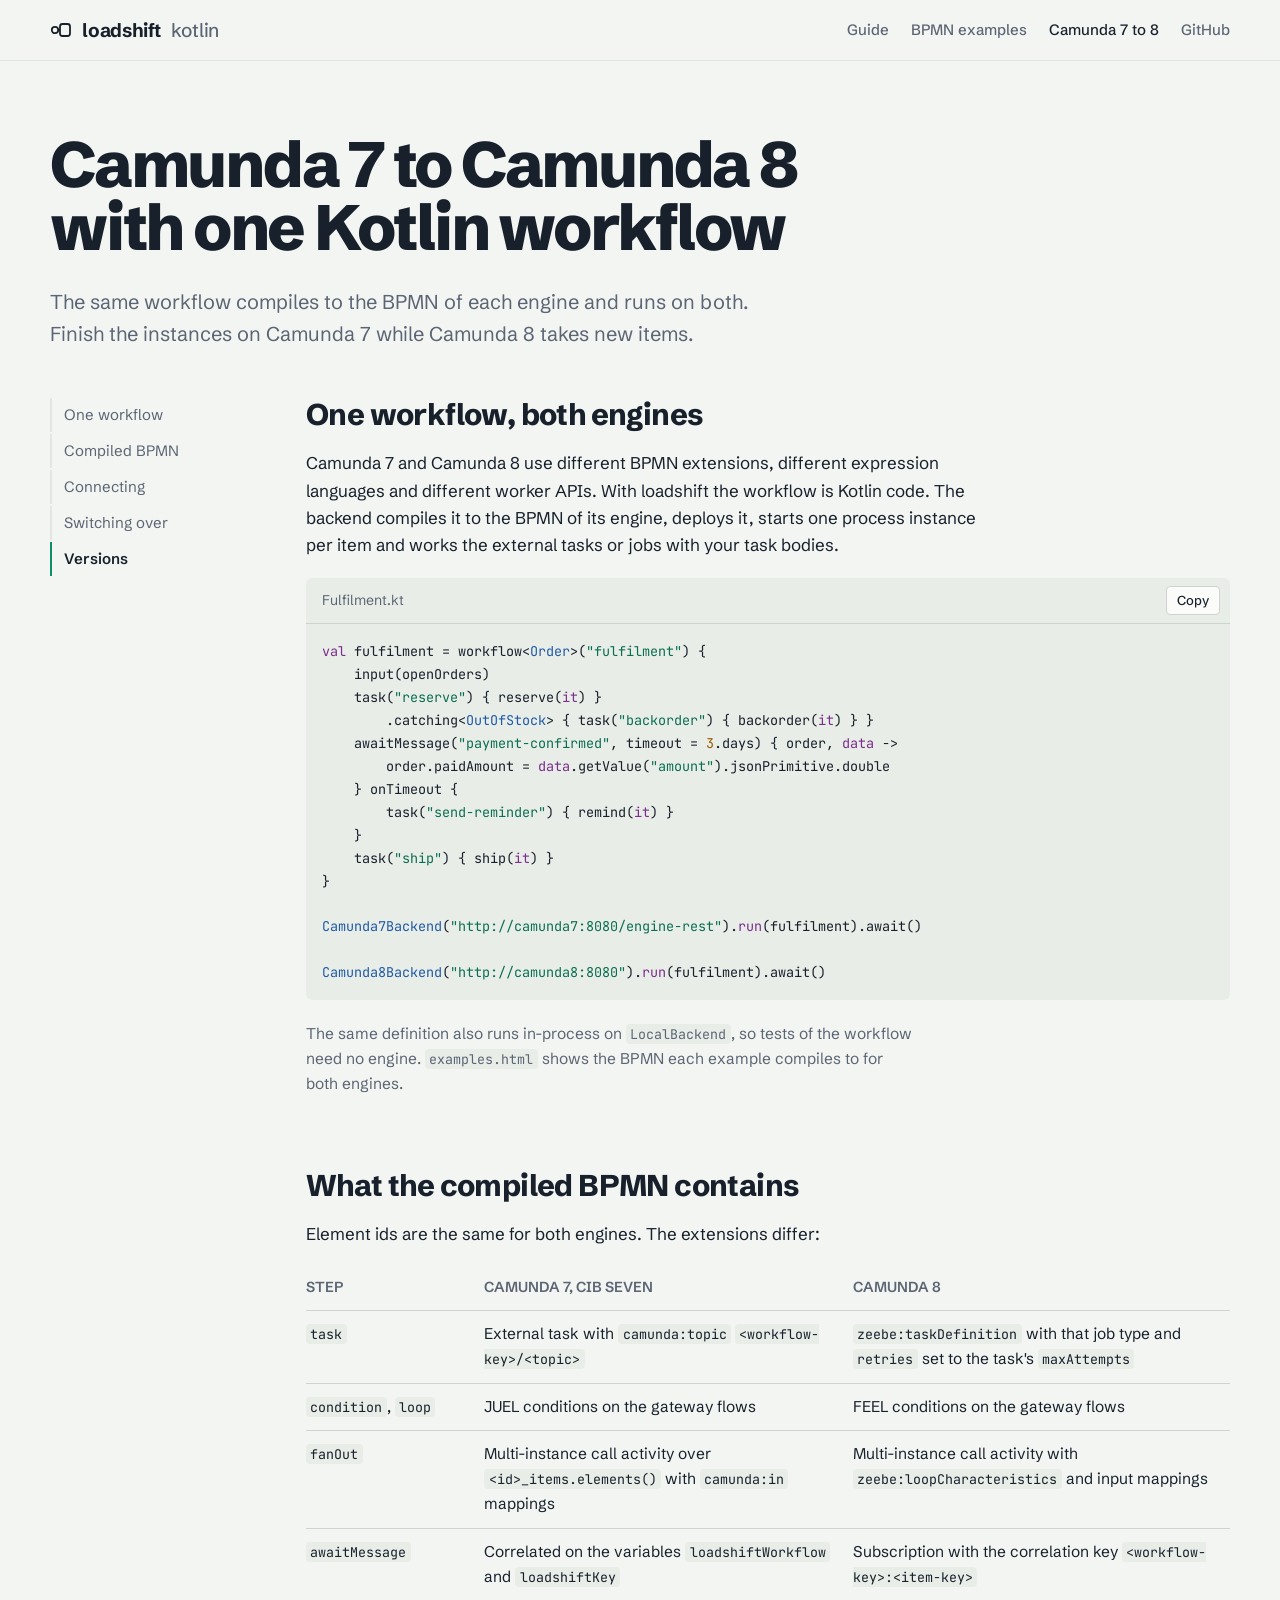
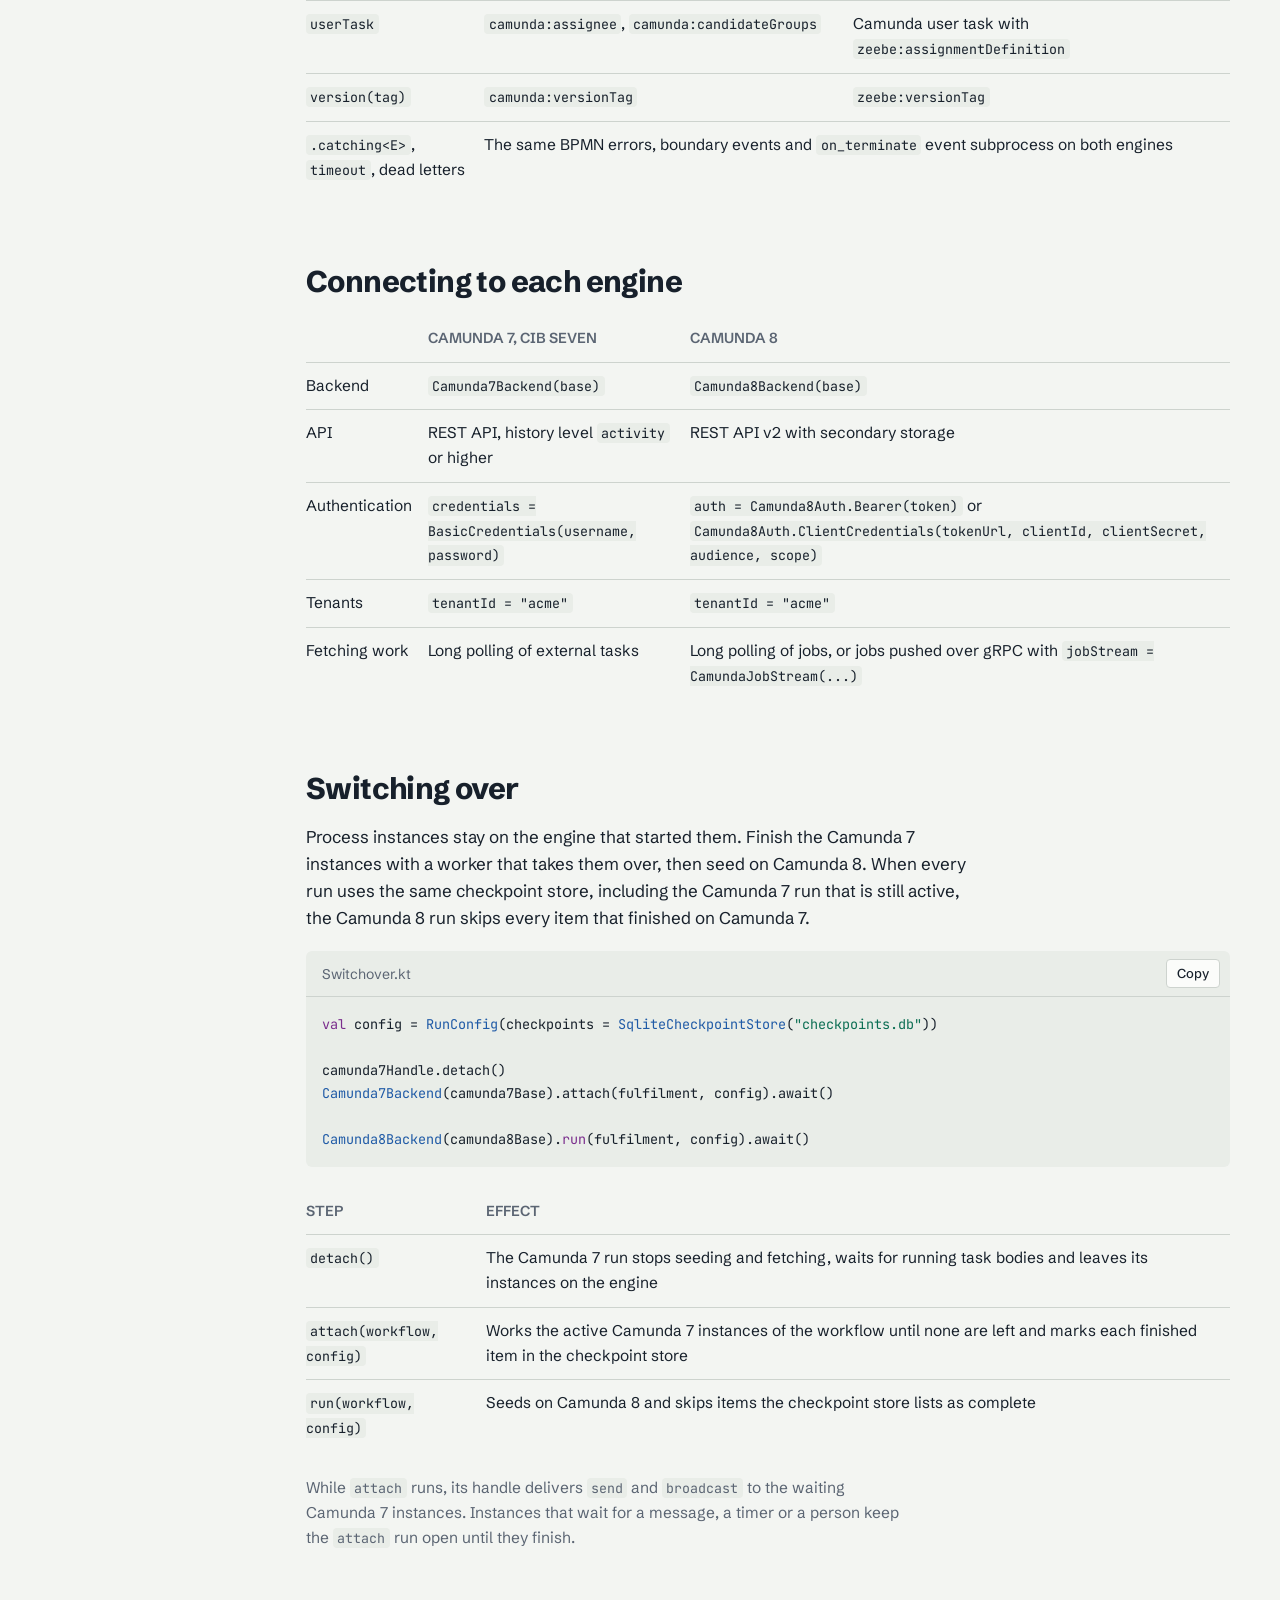
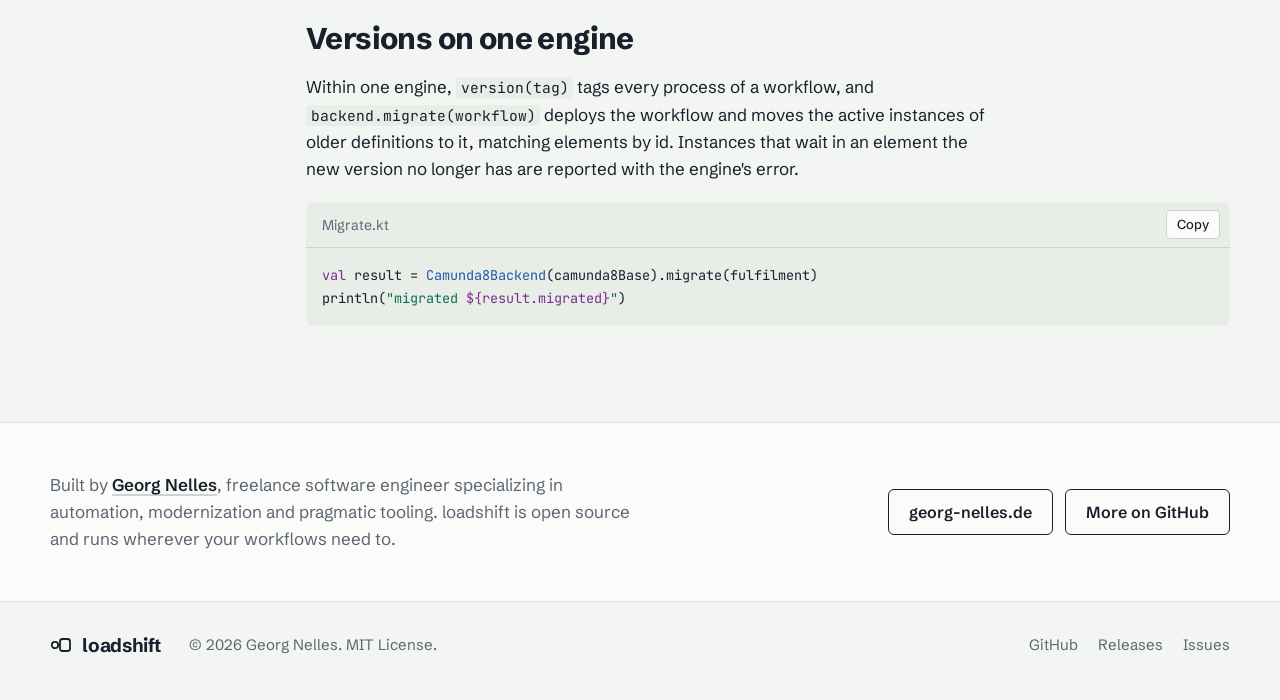
<file: docs/camunda-7-to-8.html>
<!DOCTYPE html>
<html lang="en">
<head>
<meta charset="utf-8">
<meta name="viewport" content="width=device-width, initial-scale=1">
<title>Camunda 7 to Camunda 8 with one Kotlin workflow · loadshift</title>
<meta name="description" content="Run the same Kotlin workflow on Camunda 7, CIB seven and Camunda 8. loadshift compiles it to the BPMN dialect of each engine, works its external tasks or jobs, and finishes Camunda 7 instances while Camunda 8 takes new items.">
<link rel="canonical" href="https://it-atelier-gn.github.io/loadshift-kotlin/camunda-7-to-8.html">
<meta property="og:type" content="article">
<meta property="og:site_name" content="loadshift">
<meta property="og:title" content="Camunda 7 to Camunda 8 with one Kotlin workflow">
<meta property="og:description" content="The same Kotlin workflow compiles to Camunda 7 and Camunda 8 BPMN and runs on both engines.">
<meta property="og:url" content="https://it-atelier-gn.github.io/loadshift-kotlin/camunda-7-to-8.html">
<meta property="og:image" content="https://it-atelier-gn.github.io/loadshift-kotlin/og.png">
<meta property="og:image:width" content="1200">
<meta property="og:image:height" content="630">
<meta name="twitter:card" content="summary_large_image">
<link rel="preconnect" href="https://fonts.googleapis.com">
<link rel="preconnect" href="https://fonts.gstatic.com" crossorigin>
<link href="https://fonts.googleapis.com/css2?family=JetBrains+Mono:wght@400;500&family=Schibsted+Grotesk:wght@400;500;600;700;800&display=swap" rel="stylesheet">
<link rel="stylesheet" href="style.css">
<link rel="icon" href="data:image/svg+xml,<svg xmlns='http://www.w3.org/2000/svg' viewBox='0 0 22 22'><rect width='22' height='22' rx='4' fill='%23f3f5f2'/><circle cx='5' cy='11' r='3.2' fill='none' stroke='%2317202b' stroke-width='1.8'/><rect x='10' y='5' width='10' height='12' rx='2.5' fill='none' stroke='%2317202b' stroke-width='1.8'/><path d='M8.2 11H10' stroke='%2317202b' stroke-width='1.8'/></svg>">
</head>
<body>

<a class="skip" href="#main">Skip to content</a>

<header class="topbar">
  <div class="wrap">
    <a class="brand" href="index.html"><svg class="brand-mark" viewBox="0 0 22 22" aria-hidden="true"><circle cx="5" cy="11" r="3.2" fill="none" stroke="currentColor" stroke-width="1.8"/><rect x="10" y="5" width="10" height="12" rx="2.5" fill="none" stroke="currentColor" stroke-width="1.8"/><path d="M8.2 11H10" stroke="currentColor" stroke-width="1.8"/></svg><span>loadshift</span><span class="brand-lang">kotlin</span></a>
    <nav class="topnav" aria-label="Main">
      <a class="nav-guide" href="index.html#guide">Guide</a>
      <a href="examples.html">BPMN examples</a>
      <a href="camunda-7-to-8.html" aria-current="page">Camunda 7 to 8</a>
      <a href="https://github.com/it-atelier-gn/loadshift-kotlin">GitHub</a>
    </nav>
  </div>
</header>

<main id="main">

<section class="hero hero-page">
  <div class="wrap">
    <h1>Camunda 7 to Camunda 8 with one Kotlin workflow</h1>
    <p class="hero-sub">The same workflow compiles to the BPMN of each engine and runs on both. Finish the instances on Camunda&nbsp;7 while Camunda&nbsp;8 takes new items.</p>
  </div>
</section>

<section class="guide">
  <div class="wrap">
    <div class="layout">
      <nav class="sidenav" aria-label="On this page">
        <a href="#one-workflow">One workflow</a>
        <a href="#compiled">Compiled BPMN</a>
        <a href="#connecting">Connecting</a>
        <a href="#switching">Switching over</a>
        <a href="#versions">Versions</a>
      </nav>
      <div class="content">

<section id="one-workflow" class="block">
  <h2>One workflow, both engines</h2>
  <p>Camunda&nbsp;7 and Camunda&nbsp;8 use different BPMN extensions, different expression languages and
  different worker APIs. With loadshift the workflow is Kotlin code. The backend compiles it to the BPMN
  of its engine, deploys it, starts one process instance per item and works the external tasks or jobs
  with your task bodies.</p>
  <div class="codecard" data-lang="kotlin">
    <div class="codecard-head"><span>Fulfilment.kt</span><button class="copy" type="button">Copy</button></div>
<pre><code class="lang-kotlin">val fulfilment = workflow&lt;Order&gt;("fulfilment") {
    input(openOrders)
    task("reserve") { reserve(it) }
        .catching&lt;OutOfStock&gt; { task("backorder") { backorder(it) } }
    awaitMessage("payment-confirmed", timeout = 3.days) { order, data -&gt;
        order.paidAmount = data.getValue("amount").jsonPrimitive.double
    } onTimeout {
        task("send-reminder") { remind(it) }
    }
    task("ship") { ship(it) }
}

Camunda7Backend("http://camunda7:8080/engine-rest").run(fulfilment).await()

Camunda8Backend("http://camunda8:8080").run(fulfilment).await()</code></pre>
  </div>
  <p class="note">The same definition also runs in-process on <code>LocalBackend</code>, so tests of the
  workflow need no engine. <code>examples.html</code> shows the BPMN each example compiles to for both
  engines.</p>
</section>

<section id="compiled" class="block">
  <h2>What the compiled BPMN contains</h2>
  <p>Element ids are the same for both engines. The extensions differ:</p>
  <table class="modtable">
    <thead><tr><th>STEP</th><th>CAMUNDA 7, CIB SEVEN</th><th>CAMUNDA 8</th></tr></thead>
    <tbody>
      <tr><td><code>task</code></td><td>External task with <code>camunda:topic</code> <code>&lt;workflow-key&gt;/&lt;topic&gt;</code></td><td><code>zeebe:taskDefinition</code> with that job type and <code>retries</code> set to the task's <code>maxAttempts</code></td></tr>
      <tr><td><code>condition</code>, <code>loop</code></td><td>JUEL conditions on the gateway flows</td><td>FEEL conditions on the gateway flows</td></tr>
      <tr><td><code>fanOut</code></td><td>Multi-instance call activity over <code>&lt;id&gt;_items.elements()</code> with <code>camunda:in</code> mappings</td><td>Multi-instance call activity with <code>zeebe:loopCharacteristics</code> and input mappings</td></tr>
      <tr><td><code>awaitMessage</code></td><td>Correlated on the variables <code>loadshiftWorkflow</code> and <code>loadshiftKey</code></td><td>Subscription with the correlation key <code>&lt;workflow-key&gt;:&lt;item-key&gt;</code></td></tr>
      <tr><td><code>userTask</code></td><td><code>camunda:assignee</code>, <code>camunda:candidateGroups</code></td><td>Camunda user task with <code>zeebe:assignmentDefinition</code></td></tr>
      <tr><td><code>version(tag)</code></td><td><code>camunda:versionTag</code></td><td><code>zeebe:versionTag</code></td></tr>
      <tr><td><code>.catching&lt;E&gt;</code>, <code>timeout</code>, dead letters</td><td colspan="2">The same BPMN errors, boundary events and <code>on_terminate</code> event subprocess on both engines</td></tr>
    </tbody>
  </table>
</section>

<section id="connecting" class="block">
  <h2>Connecting to each engine</h2>
  <table class="modtable">
    <thead><tr><th></th><th>CAMUNDA 7, CIB SEVEN</th><th>CAMUNDA 8</th></tr></thead>
    <tbody>
      <tr><td>Backend</td><td><code>Camunda7Backend(base)</code></td><td><code>Camunda8Backend(base)</code></td></tr>
      <tr><td>API</td><td>REST API, history level <code>activity</code> or higher</td><td>REST API v2 with secondary storage</td></tr>
      <tr><td>Authentication</td><td><code>credentials = BasicCredentials(username, password)</code></td><td><code>auth = Camunda8Auth.Bearer(token)</code> or <code>Camunda8Auth.ClientCredentials(tokenUrl, clientId, clientSecret, audience, scope)</code></td></tr>
      <tr><td>Tenants</td><td><code>tenantId = "acme"</code></td><td><code>tenantId = "acme"</code></td></tr>
      <tr><td>Fetching work</td><td>Long polling of external tasks</td><td>Long polling of jobs, or jobs pushed over gRPC with <code>jobStream = CamundaJobStream(...)</code></td></tr>
    </tbody>
  </table>
</section>

<section id="switching" class="block">
  <h2>Switching over</h2>
  <p>Process instances stay on the engine that started them. Finish the Camunda&nbsp;7 instances with a
  worker that takes them over, then seed on Camunda&nbsp;8. When every run uses the same checkpoint
  store, including the Camunda&nbsp;7 run that is still active, the Camunda&nbsp;8 run skips every item
  that finished on Camunda&nbsp;7.</p>
  <div class="codecard" data-lang="kotlin">
    <div class="codecard-head"><span>Switchover.kt</span><button class="copy" type="button">Copy</button></div>
<pre><code class="lang-kotlin">val config = RunConfig(checkpoints = SqliteCheckpointStore("checkpoints.db"))

camunda7Handle.detach()
Camunda7Backend(camunda7Base).attach(fulfilment, config).await()

Camunda8Backend(camunda8Base).run(fulfilment, config).await()</code></pre>
  </div>
  <table class="modtable">
    <thead><tr><th>STEP</th><th>EFFECT</th></tr></thead>
    <tbody>
      <tr><td><code>detach()</code></td><td>The Camunda&nbsp;7 run stops seeding and fetching, waits for running task bodies and leaves its instances on the engine</td></tr>
      <tr><td><code>attach(workflow, config)</code></td><td>Works the active Camunda&nbsp;7 instances of the workflow until none are left and marks each finished item in the checkpoint store</td></tr>
      <tr><td><code>run(workflow, config)</code></td><td>Seeds on Camunda&nbsp;8 and skips items the checkpoint store lists as complete</td></tr>
    </tbody>
  </table>
  <p class="note">While <code>attach</code> runs, its handle delivers <code>send</code> and <code>broadcast</code>
  to the waiting Camunda&nbsp;7 instances. Instances that wait for a message, a timer or a person keep the
  <code>attach</code> run open until they finish.</p>
</section>

<section id="versions" class="block">
  <h2>Versions on one engine</h2>
  <p>Within one engine, <code>version(tag)</code> tags every process of a workflow, and
  <code>backend.migrate(workflow)</code> deploys the workflow and moves the active instances of older
  definitions to it, matching elements by id. Instances that wait in an element the new version no
  longer has are reported with the engine's error.</p>
  <div class="codecard" data-lang="kotlin">
    <div class="codecard-head"><span>Migrate.kt</span><button class="copy" type="button">Copy</button></div>
<pre><code class="lang-kotlin">val result = Camunda8Backend(camunda8Base).migrate(fulfilment)
println("migrated ${result.migrated}")</code></pre>
  </div>
</section>

      </div>
    </div>
  </div>
</section>

</main>

<aside class="about" aria-label="About the author">
  <div class="wrap about-inner">
    <p>Built by <a href="http://www.georg-nelles.de" rel="noopener">Georg Nelles</a>, freelance software engineer
    specializing in automation, modernization and pragmatic tooling. loadshift is open source and runs wherever
    your workflows need to.</p>
    <div class="about-links">
      <a class="btn btn-plain" href="http://www.georg-nelles.de" rel="noopener">georg-nelles.de</a>
      <a class="btn btn-plain" href="https://github.com/it-atelier-gn" rel="noopener">More on GitHub</a>
    </div>
  </div>
</aside>

<footer class="footer">
  <div class="wrap">
    <a class="brand" href="index.html"><svg class="brand-mark" viewBox="0 0 22 22" aria-hidden="true"><circle cx="5" cy="11" r="3.2" fill="none" stroke="currentColor" stroke-width="1.8"/><rect x="10" y="5" width="10" height="12" rx="2.5" fill="none" stroke="currentColor" stroke-width="1.8"/><path d="M8.2 11H10" stroke="currentColor" stroke-width="1.8"/></svg><span>loadshift</span></a>
    <p>&copy; 2026 Georg Nelles. MIT License.</p>
    <nav class="footer-links" aria-label="Project">
      <a href="https://github.com/it-atelier-gn/loadshift-kotlin">GitHub</a>
      <a href="https://github.com/it-atelier-gn/loadshift-kotlin/releases">Releases</a>
      <a href="https://github.com/it-atelier-gn/loadshift-kotlin/issues">Issues</a>
    </nav>
  </div>
</footer>

<script src="app.js"></script>
</body>
</html>
</file>
<file: docs/style.css>
:root {
  --paper: #f3f5f2;
  --sheet: #fbfcfa;
  --ink: #17202b;
  --graphite: #5b6573;
  --rule: #cdd3ce;
  --rule-soft: #e1e6e1;
  --code-bg: #e9ede8;
  --flow: #0a8f6a;
  --flow-soft: #d7efe6;
  --fault: #c0264b;
  --fault-soft: #f6dbe2;
  --wait: #b7800a;
  --wait-soft: #f5ead0;
  --sans: "Schibsted Grotesk", "Segoe UI", system-ui, sans-serif;
  --mono: "JetBrains Mono", ui-monospace, "Cascadia Mono", Consolas, monospace;
  --measure: 68ch;
  --radius: 6px;
  color-scheme: light;
}

*,
*::before,
*::after { box-sizing: border-box; }

html { scroll-behavior: smooth; -webkit-text-size-adjust: 100%; }

body {
  margin: 0;
  background: var(--paper);
  color: var(--ink);
  font: 400 17px/1.6 var(--sans);
  font-feature-settings: "ss01", "tnum" 0;
  text-rendering: optimizeLegibility;
}

a { color: var(--ink); text-decoration-color: var(--rule); text-underline-offset: 3px; text-decoration-thickness: 1.5px; }
a:hover { text-decoration-color: var(--flow); }

:focus-visible { outline: 2px solid var(--flow); outline-offset: 3px; border-radius: 2px; }

code, pre { font-variant-ligatures: none; }
code { font-family: var(--mono); font-size: .86em; background: var(--code-bg); padding: .08em .32em; border-radius: 4px; overflow-wrap: anywhere; }

.wrap { width: min(1180px, 100% - 48px); margin-inline: auto; }

.skip { position: absolute; left: -999px; top: 8px; background: var(--ink); color: var(--paper); padding: 8px 12px; border-radius: var(--radius); z-index: 20; }
.skip:focus { left: 8px; }

.topbar {
  position: sticky;
  top: 0;
  z-index: 10;
  background: color-mix(in srgb, var(--paper) 92%, transparent);
  backdrop-filter: blur(8px);
  border-bottom: 1px solid var(--rule-soft);
}
.topbar .wrap { display: flex; flex-wrap: wrap; align-items: center; gap: 6px 28px; min-height: 60px; padding-block: 8px; }

.brand { display: inline-flex; align-items: center; gap: 10px; text-decoration: none; font-weight: 700; letter-spacing: -.01em; font-size: 19px; }
.brand-mark { width: 22px; height: 22px; flex: none; }
.brand-lang { color: var(--graphite); font-weight: 500; }

.topnav { display: flex; gap: 22px; margin-left: auto; flex-wrap: wrap; }
.topnav a { text-decoration: none; color: var(--graphite); font-size: 15px; font-weight: 500; }
.topnav a:hover, .topnav a[aria-current="page"] { color: var(--ink); }

.hero { padding-block: clamp(48px, 8vw, 96px) 40px; }
.hero h1 {
  margin: 0;
  max-width: 15ch;
  font-size: clamp(42px, 7.2vw, 92px);
  line-height: .98;
  letter-spacing: -.035em;
  font-weight: 800;
}
.hero-sub { margin: 28px 0 0; max-width: 60ch; font-size: clamp(17px, 1.6vw, 20px); color: var(--graphite); }
.hero-sub strong { color: var(--ink); font-weight: 600; }
.hero-actions { display: flex; flex-wrap: wrap; gap: 12px; margin-top: 32px; }

.btn {
  display: inline-flex;
  align-items: center;
  min-height: 46px;
  padding: 0 20px;
  border-radius: var(--radius);
  font: 600 16px/1 var(--sans);
  text-decoration: none;
  border: 1.5px solid var(--ink);
  cursor: pointer;
}
.btn-primary { background: var(--ink); color: var(--paper); }
.btn-primary:hover { background: #26323f; }
.btn-plain { background: transparent; color: var(--ink); }
.btn-plain:hover { background: var(--sheet); }

.stage {
  margin: 56px 0 0;
  background: var(--sheet);
  border: 1px solid var(--rule);
  border-radius: 10px;
  overflow: hidden;
}
.stage-bar {
  display: flex;
  flex-wrap: wrap;
  align-items: center;
  gap: 10px 16px;
  padding: 14px 18px;
  border-bottom: 1px solid var(--rule-soft);
}
.stage-bar p { margin: 0; font-weight: 600; font-size: 15px; }
.scenarios { display: flex; flex-wrap: wrap; gap: 8px; }
.scenario {
  font: 500 14px/1 var(--sans);
  color: var(--ink);
  background: transparent;
  border: 1px solid var(--rule);
  border-radius: 999px;
  padding: 9px 14px;
  cursor: pointer;
}
.scenario:hover { border-color: var(--graphite); }
.scenario[aria-pressed="true"] { background: var(--ink); border-color: var(--ink); color: var(--paper); }

.stage-body { display: grid; grid-template-columns: minmax(0, 11fr) minmax(0, 9fr); }
.stage-code {
  margin: 0;
  padding: 20px 0;
  border-right: 1px solid var(--rule-soft);
  font: 400 13px/1.75 var(--mono);
  overflow-x: auto;
  background: transparent;
}
.stage-code code { display: block; background: none; padding: 0; font-size: inherit; overflow-wrap: normal; }
.stage-code .ln { display: block; padding: 0 20px; border-left: 3px solid transparent; white-space: pre; transition: background-color .25s, border-color .25s; }
.stage-code .ln.on { background: var(--flow-soft); border-left-color: var(--flow); }
.stage-code .ln.on.fault { background: var(--fault-soft); border-left-color: var(--fault); }
.stage-code .ln.on.wait { background: var(--wait-soft); border-left-color: var(--wait); }

.stage-diagram { padding: 18px 18px 8px; display: flex; flex-direction: column; justify-content: center; min-width: 0; }
.diagram-scroll { overflow-x: auto; }
.stage-diagram svg { width: 100%; height: auto; display: block; }

.bpmn-shape { fill: #fff; stroke: var(--ink); stroke-width: 1.6; transition: fill .25s, stroke .25s; }
.bpmn-flow { fill: none; stroke: var(--ink); stroke-width: 1.4; }
.bpmn-label { font: 600 15px var(--sans); fill: var(--ink); }
.bpmn-small { font: 500 12px var(--sans); fill: var(--graphite); }
.bpmn-grid { fill: var(--rule-soft); }
.bpmn-node.on .bpmn-shape { stroke: var(--flow); stroke-width: 2.4; fill: var(--flow-soft); }
.bpmn-node.fault .bpmn-shape { stroke: var(--fault); stroke-width: 2.4; fill: var(--fault-soft); }
.bpmn-node.wait .bpmn-shape { stroke: var(--wait); stroke-width: 2.4; fill: var(--wait-soft); }
.bpmn-error-mark { fill: none; stroke: var(--fault); stroke-width: 1.6; stroke-linejoin: round; }
.token { fill: var(--flow); transition: fill .2s; }
.token.fault { fill: var(--fault); }
.token.wait { fill: var(--wait); }

.stage-log {
  margin: 6px 2px 10px;
  min-height: 3.2em;
  font-size: 15px;
  color: var(--graphite);
}
.stage-log b { color: var(--ink); font-weight: 600; }
.state { font-weight: 600; }
.state-flow { color: var(--flow); }
.state-fault { color: var(--fault); }
.state-wait { color: var(--wait); }

.stage-foot { margin: 0; padding: 12px 18px 16px; border-top: 1px solid var(--rule-soft); font-size: 14px; color: var(--graphite); }

.band { padding-block: 72px; border-top: 1px solid var(--rule-soft); }
.band h2, .block h2 {
  margin: 0 0 18px;
  font-size: clamp(28px, 3.2vw, 38px);
  line-height: 1.1;
  letter-spacing: -.02em;
  font-weight: 750;
  max-width: 32ch;
}
.band > .wrap > p, .block > p, .note { max-width: var(--measure); }
.lead { font-size: 19px; color: var(--graphite); margin: 0 0 32px; }

.film { display: block; width: 100%; max-width: 720px; height: auto; background: var(--sheet); border: 1px solid var(--rule); border-radius: 10px; }
.film-credit { margin: 12px 0 0; font-size: 14px; color: var(--graphite); }

.needs { display: grid; grid-template-columns: repeat(2, minmax(0, 1fr)); gap: 0 48px; margin: 0; }
.need { padding: 18px 0; border-top: 1px solid var(--rule); }
.need dt { font-weight: 600; margin-bottom: 6px; }
.need dd { margin: 0; color: var(--graphite); }

.runs { width: 100%; min-width: 620px; border-collapse: collapse; table-layout: fixed; font-size: 16px; }
.runs col.runs-label { width: 28%; }
.runs th, .runs td { text-align: left; vertical-align: top; padding: 14px 16px 14px 0; border-top: 1px solid var(--rule); }
.runs thead th, .runs thead td { border-top: 0; font-weight: 600; font-size: 15px; color: var(--graphite); padding-top: 0; }
.runs tbody th { font-weight: 600; }
.table-scroll { overflow-x: auto; }

.guide { padding-block: 72px 24px; border-top: 1px solid var(--rule-soft); }
.guide-head { margin-bottom: 40px; }
.guide-head h2 { margin: 0 0 10px; font-size: clamp(28px, 3.2vw, 38px); letter-spacing: -.02em; }
.guide-head p { margin: 0; color: var(--graphite); max-width: var(--measure); }

.layout { display: grid; grid-template-columns: 200px minmax(0, 1fr); gap: 56px; align-items: start; }
.sidenav { position: sticky; top: 84px; display: flex; flex-direction: column; gap: 2px; font-size: 15px; }
.sidenav-title { margin: 0 0 10px; font-weight: 600; }
.sidenav a { text-decoration: none; color: var(--graphite); padding: 5px 0 5px 12px; border-left: 2px solid var(--rule-soft); }
.sidenav a:hover { color: var(--ink); }
.sidenav a.active { color: var(--ink); border-left-color: var(--flow); font-weight: 600; }

.content { min-width: 0; }
.block { margin-bottom: 72px; scroll-margin-top: 84px; }
.block h2 { font-size: clamp(24px, 2.6vw, 30px); }
.block p { margin: 0 0 16px; }
.note { font-size: 15.5px; color: var(--graphite); }

.codecard { margin: 20px 0 22px; background: var(--code-bg); border-radius: var(--radius); overflow: hidden; }
.codecard-head { display: flex; align-items: center; justify-content: space-between; gap: 12px; padding: 8px 10px 8px 16px; border-bottom: 1px solid var(--rule); font-size: 14px; color: var(--graphite); }
.codecard pre { margin: 0; padding: 16px; overflow-x: auto; font: 400 13.5px/1.7 var(--mono); }
.codecard pre code { background: none; padding: 0; font-size: inherit; overflow-wrap: normal; }
.copy { font: 500 13px/1 var(--sans); color: var(--ink); background: var(--sheet); border: 1px solid var(--rule); border-radius: 4px; padding: 7px 10px; cursor: pointer; }
.copy:hover { border-color: var(--graphite); }
.copy.done { color: var(--flow); border-color: var(--flow); }
.tabs { display: flex; gap: 4px; }
.tab { font: 500 14px/1 var(--sans); color: var(--graphite); background: none; border: 0; border-bottom: 2px solid transparent; padding: 8px 8px 6px; cursor: pointer; }
.tab.active { color: var(--ink); border-bottom-color: var(--ink); }
.tab-panel { display: none; }
.tab-panel.active { display: block; }

.modtable { width: 100%; border-collapse: collapse; margin: 18px 0 24px; font-size: 15.5px; display: block; overflow-x: auto; }
.modtable th, .modtable td { text-align: left; vertical-align: top; padding: 11px 16px 11px 0; border-top: 1px solid var(--rule); }
.modtable thead th { border-top: 0; font-weight: 600; font-size: 14.5px; color: var(--graphite); }

.tok-kw { color: #7a2d8c; }
.tok-str { color: #0b6e53; }
.tok-num { color: #9a5b00; }
.tok-type { color: #1f5aa6; }
.tok-prompt { color: var(--graphite); user-select: none; }
.tok-cm, .tok-fn { color: var(--graphite); }

.about { background: var(--sheet); border-top: 1px solid var(--rule-soft); padding-block: 48px; }
.about-inner { display: flex; flex-wrap: wrap; align-items: center; justify-content: space-between; gap: 20px 48px; }
.about-inner p { margin: 0; max-width: 60ch; color: var(--graphite); }
.about-inner p a { font-weight: 600; }
.about-links { display: flex; flex-wrap: wrap; gap: 12px; }

.footer { border-top: 1px solid var(--rule-soft); padding-block: 28px 40px; font-size: 15px; color: var(--graphite); }
.footer .wrap { display: flex; flex-wrap: wrap; gap: 12px 28px; align-items: center; }
.footer p { margin: 0; }
.footer-links { display: flex; gap: 20px; margin-left: auto; }
.footer-links a { color: var(--graphite); text-decoration: none; }
.footer-links a:hover { color: var(--ink); }

@media (max-width: 960px) {
  .stage-body { grid-template-columns: minmax(0, 1fr); }
  .stage-code { border-right: 0; border-bottom: 1px solid var(--rule-soft); }
  .stage-diagram svg { min-width: 520px; }
  .layout { grid-template-columns: minmax(0, 1fr); gap: 0; }
  .sidenav { display: none; }
  .needs { grid-template-columns: minmax(0, 1fr); }
}

@media (max-width: 560px) {
  body { font-size: 16px; }
  .wrap { width: calc(100% - 32px); }
  .topbar .wrap { gap: 12px; min-height: 54px; }
  .topnav { gap: 14px; }
  .topnav a { font-size: 14px; }
  .topnav .nav-guide { display: none; }
  .band { padding-block: 56px; }
  .footer-links { margin-left: 0; }
}

@media (prefers-reduced-motion: reduce) {
  html { scroll-behavior: auto; }
  .stage-code .ln, .bpmn-shape, .token { transition: none; }
}

.hero-page { padding-block: clamp(40px, 6vw, 72px) 8px; }
.hero-page h1 { font-size: clamp(36px, 5.4vw, 64px); max-width: 20ch; }
.hero-page + .guide { border-top: 0; padding-top: 40px; }

.example-meta { font-size: 15px; color: var(--flow); font-weight: 500; }
.split { display: grid; grid-template-columns: minmax(0, 5fr) minmax(0, 7fr); gap: 16px; margin: 20px 0 12px; align-items: stretch; }
.split .codecard { margin: 0; display: flex; flex-direction: column; }
.split .codecard pre { flex: 1; }
.diagram-panel { display: flex; flex-direction: column; background: var(--sheet); border: 1px solid var(--rule); border-radius: var(--radius); overflow: hidden; min-width: 0; }
.diagram-head { display: flex; flex-wrap: wrap; align-items: center; justify-content: space-between; gap: 8px 12px; padding: 8px 10px 8px 16px; border-bottom: 1px solid var(--rule-soft); font-size: 14px; color: var(--graphite); }
.leveltabs { display: flex; flex-wrap: wrap; gap: 6px; }
.leveltab { font: 500 13px/1 var(--sans); color: var(--ink); background: transparent; border: 1px solid var(--rule); border-radius: 999px; padding: 7px 12px; cursor: pointer; }
.leveltab:hover { border-color: var(--graphite); }
.leveltab.active { background: var(--ink); border-color: var(--ink); color: var(--paper); }
.pane { display: none; height: 380px; background-image: radial-gradient(var(--rule-soft) 1px, transparent 1px); background-size: 20px 20px; }
.pane.active { display: block; }
.xml-source { margin-top: 8px; font-size: 15px; }
.xml-source summary { cursor: pointer; color: var(--graphite); padding: 4px 0; }
.xml-source summary:hover { color: var(--ink); }
.xml-source pre { margin: 8px 0 0; max-height: 280px; overflow: auto; padding: 14px 16px; background: var(--code-bg); border-radius: var(--radius); font: 400 12.5px/1.6 var(--mono); }
.xml-source pre code { background: none; padding: 0; font-size: inherit; overflow-wrap: normal; }
@media (max-width: 960px) {
  .split { grid-template-columns: minmax(0, 1fr); }
  .pane { height: 320px; }
}
</file>
